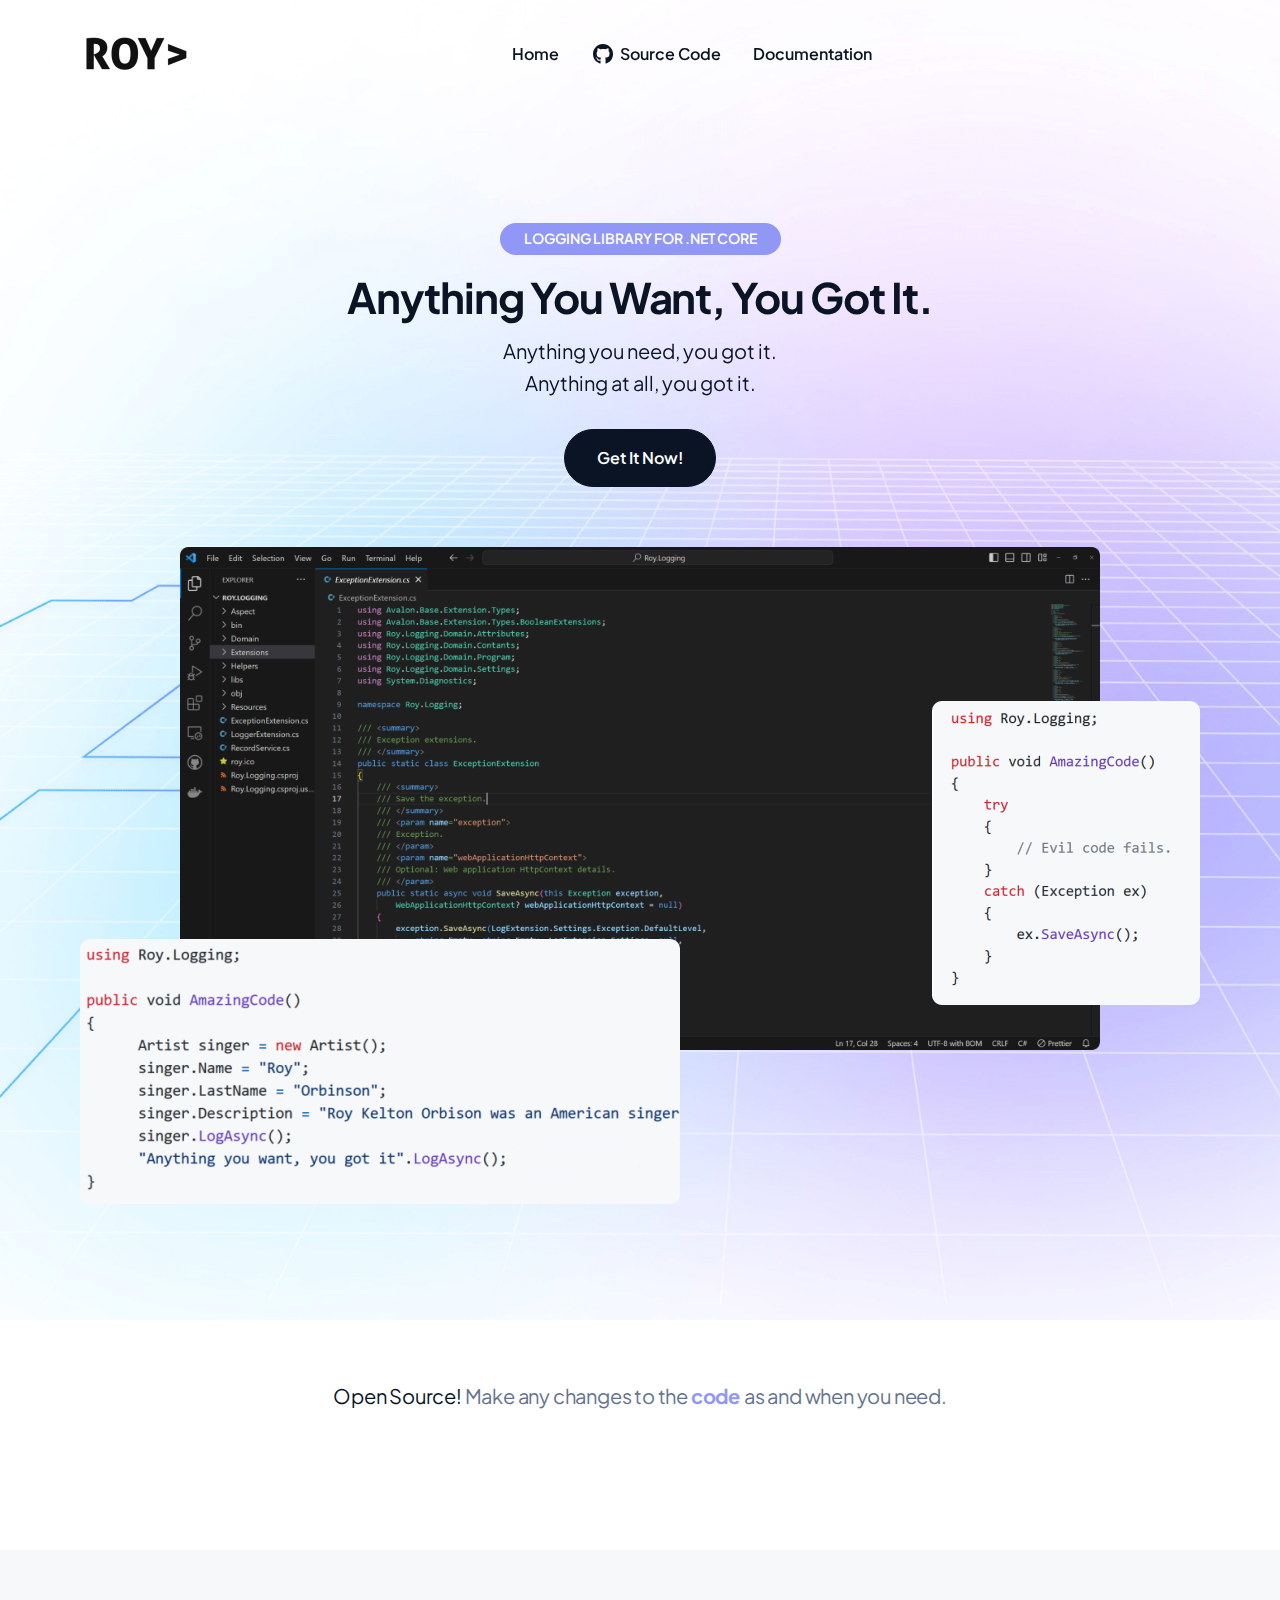
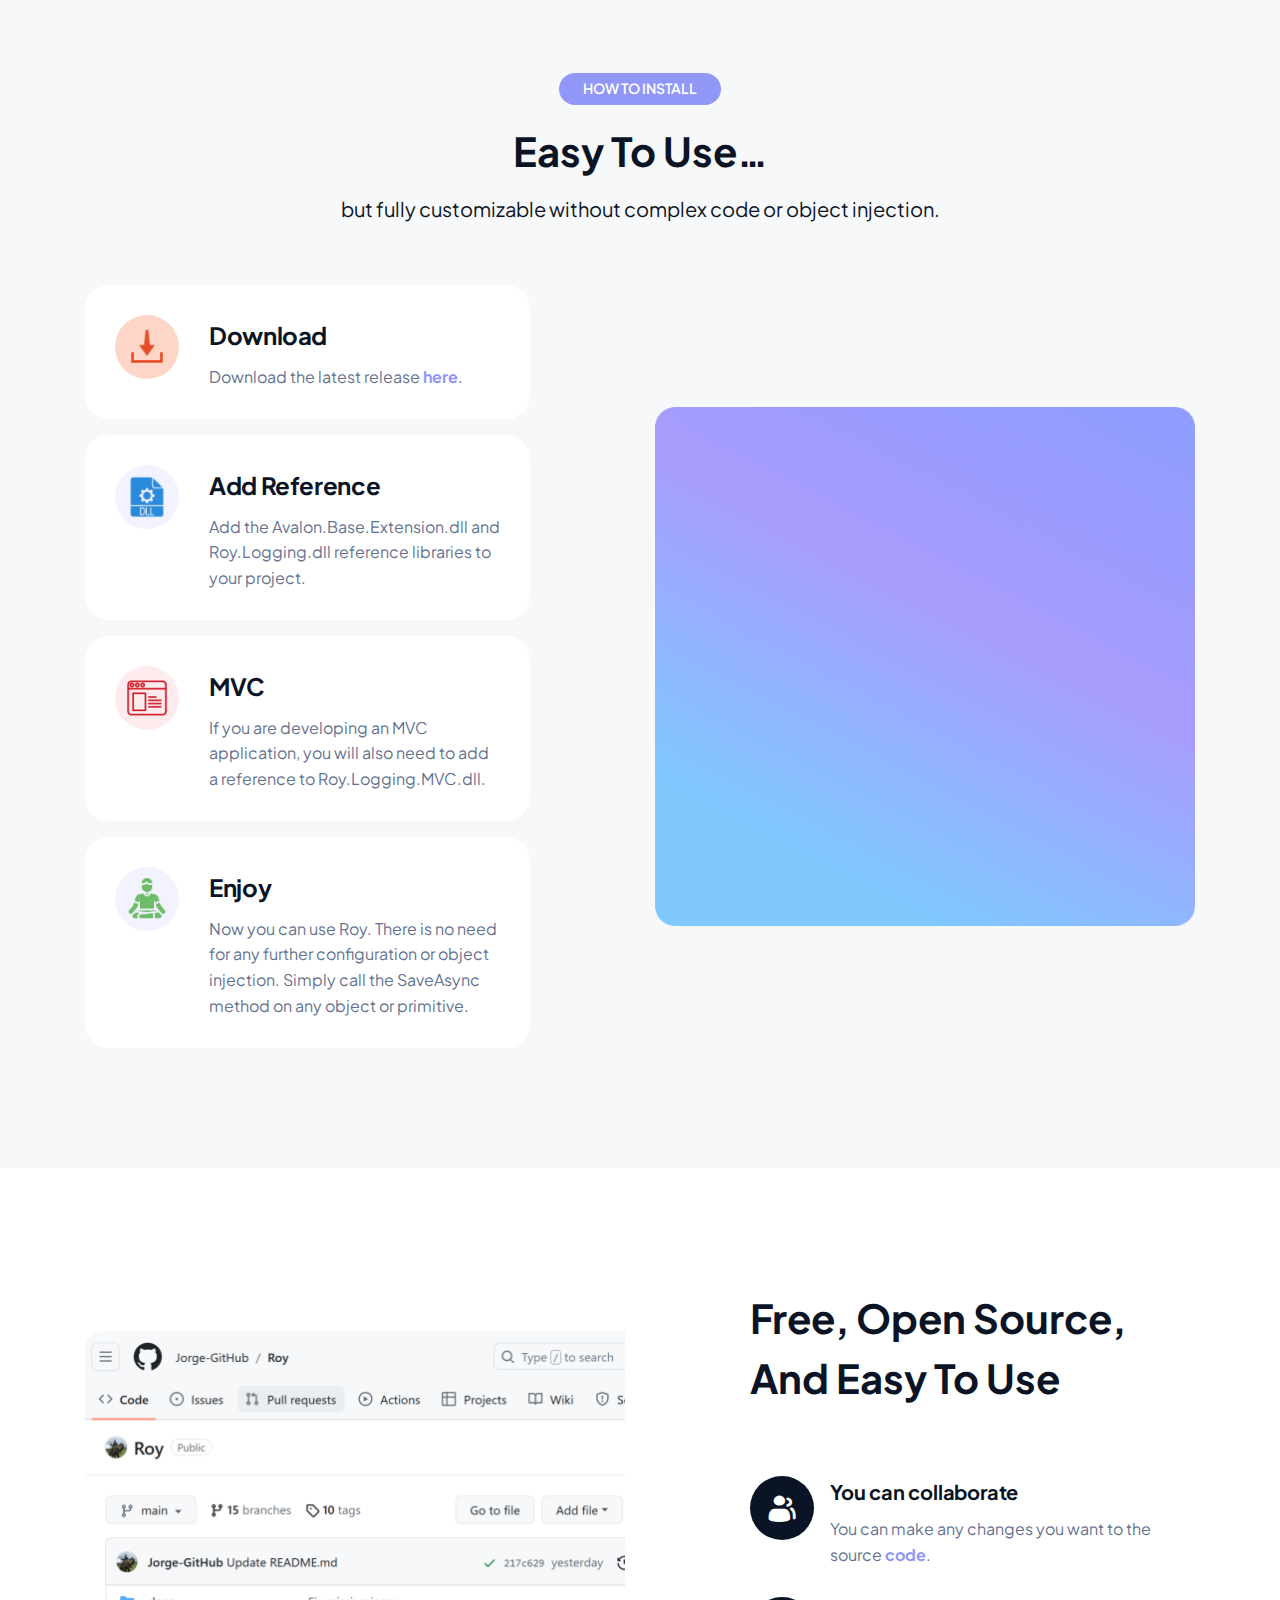
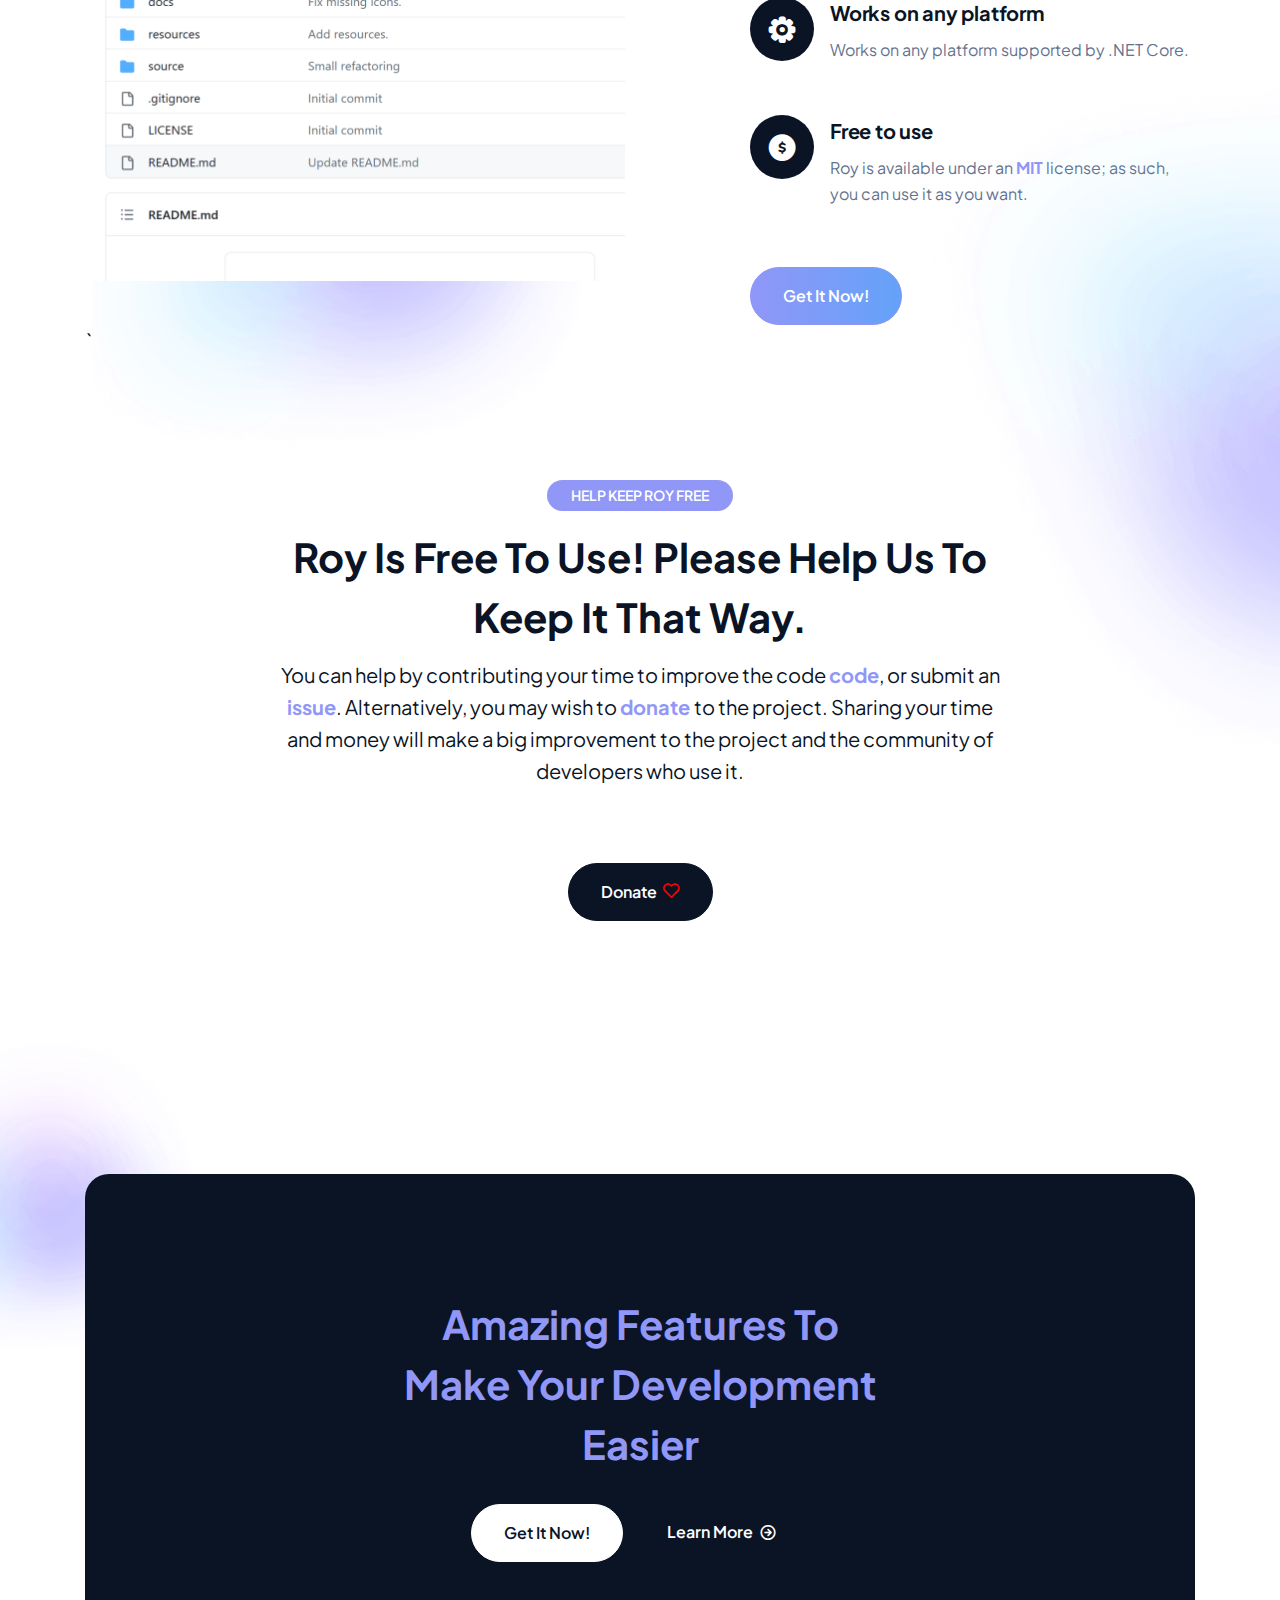
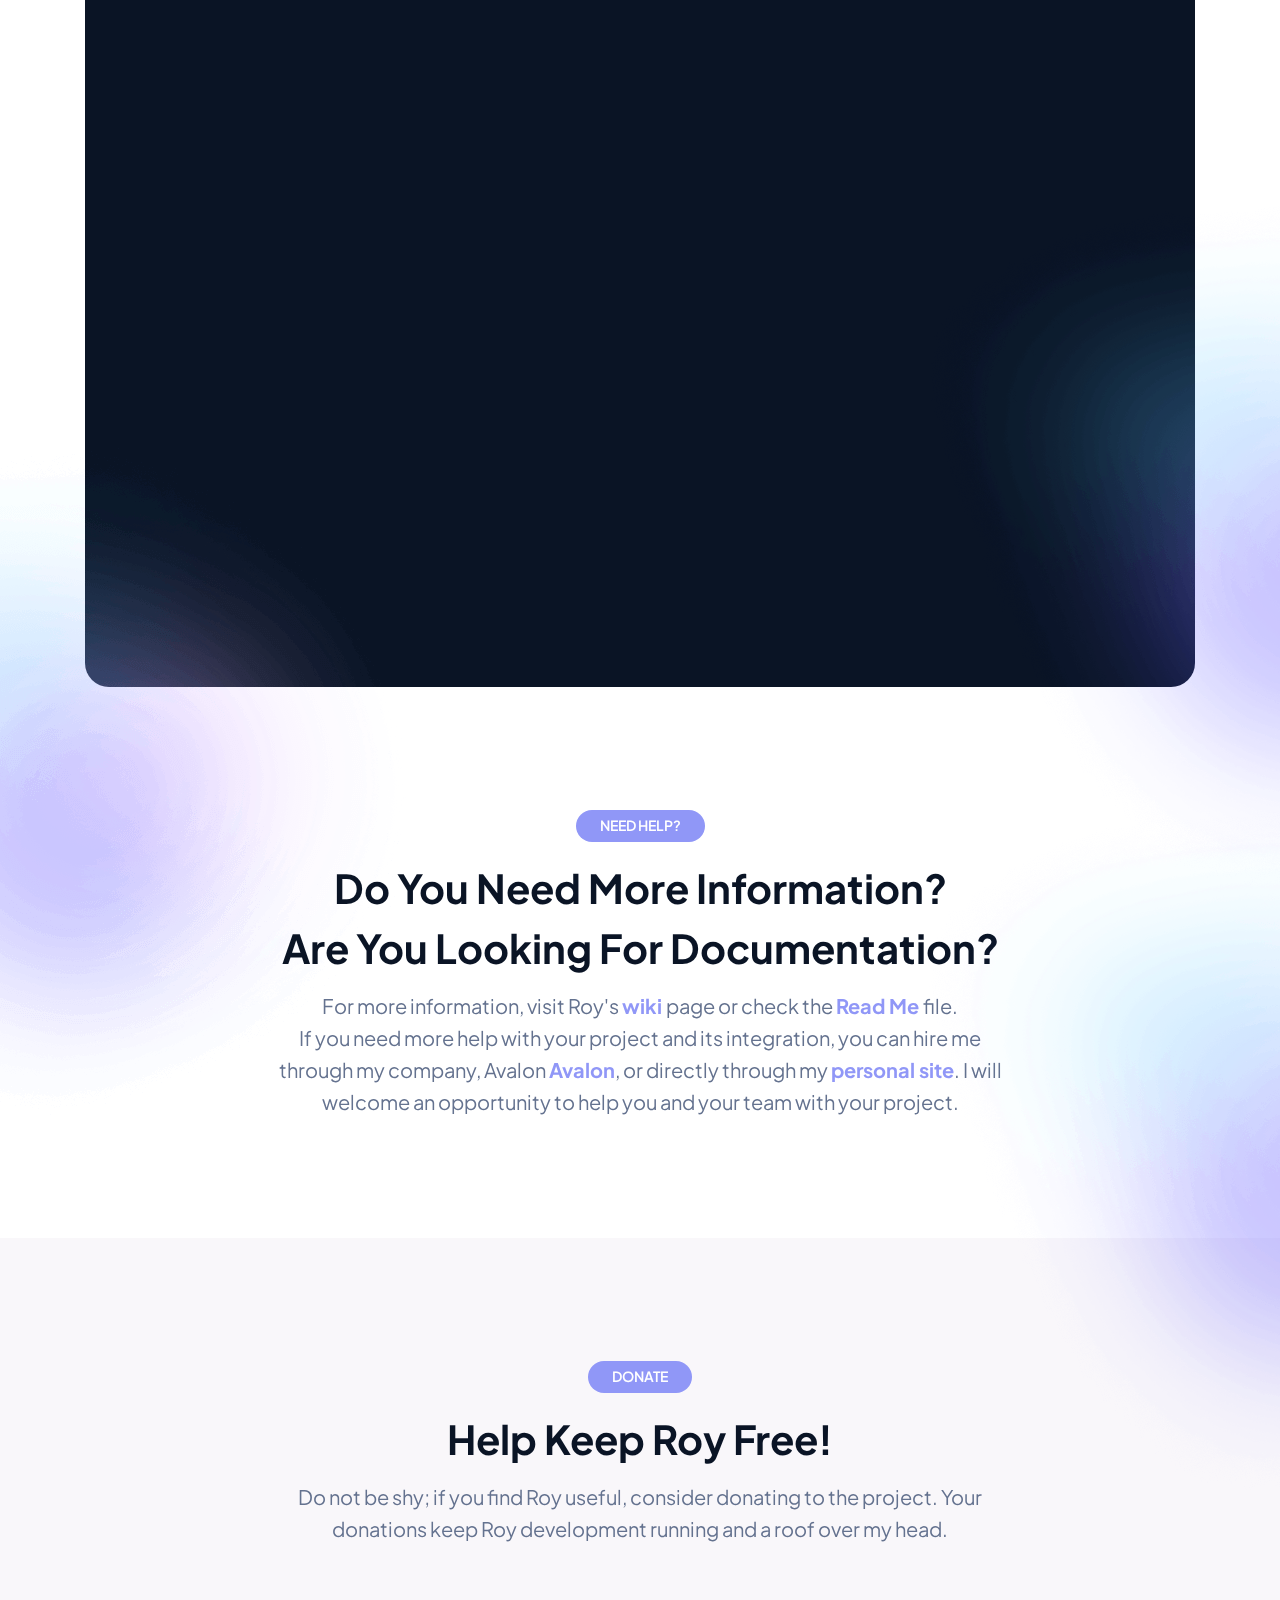
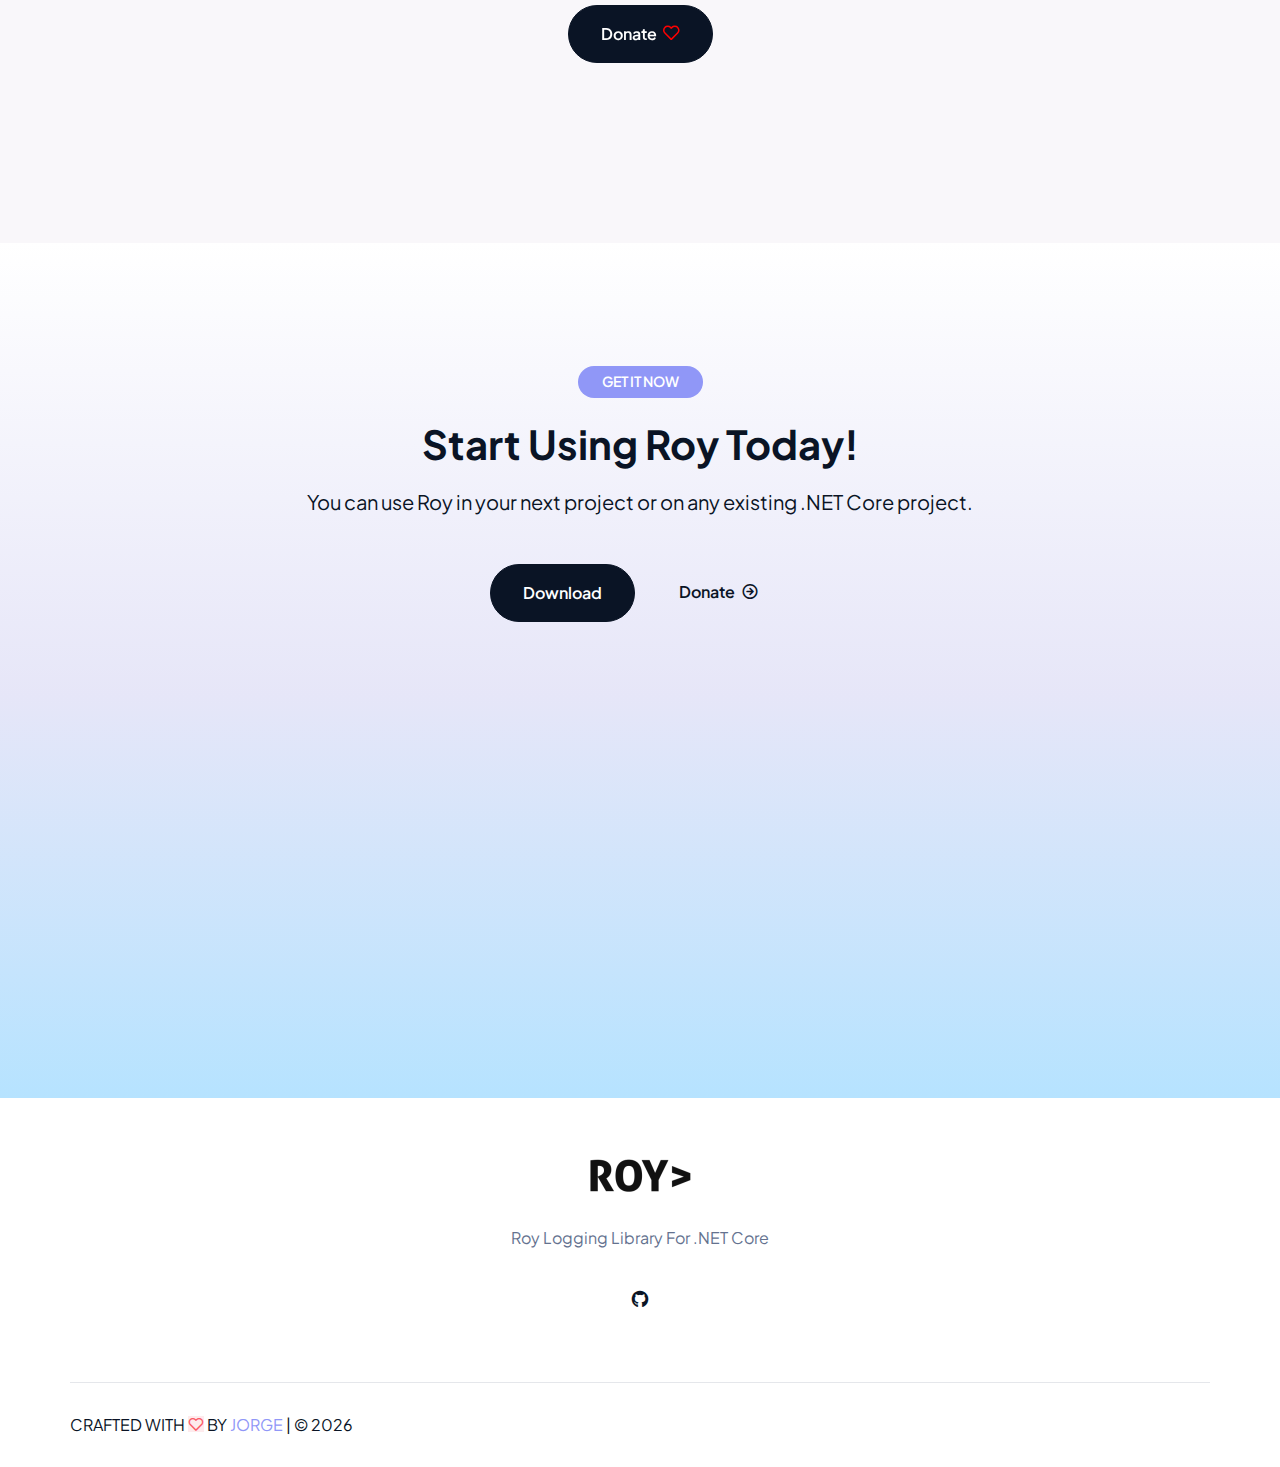
<file: docs/index.html>
<!DOCTYPE html>
<html lang="en">

<head>
    <title>
            Roy | Logging Library for .NET Core
    </title>
    <meta charset="UTF-8">
    <meta name="viewport" content="width=device-width, initial-scale=1.0">
    <link rel="icon" type="image/x-icon" href="favicon.ico">
    <link rel="stylesheet" href="web/HTML/v2/assets/css/style-codebase.css?v1.0.0">
    <link rel="stylesheet" href="web/HTML/v2/assets/css/style-roy.css">
	<script src="web/HTML/v2/assets/js/bundle.js?v1.0.0" defer></script>
    <script src="web/HTML/v2/assets/js/scripts.js?v1.0.0" defer></script>
</head>

<body class="nk-body" data-navbar-collapse="xl">
    <div class="preloader">
        <div class="loader"></div>
    </div>
    <div class="nk-app-root home-codebase">
        <header class="nk-header">
            <div class="nk-header-main nk-navbar-main">
                <div class="container">
                    <div class="nk-header-wrap">
                        <div class="nk-header-logo">
                            <a href="/" class="logo-link">
                                <div class="logo-wrap">
                                    <img class="logo-img logo-dark" 
                                        src="web/HTML/v2/images/roy/logos/roy-logo.PNG" 
                                        alt="Roy | Logging Library for .NET Core">
                                </div>
                            </a>
                        </div>
                        <nav class="nk-header-menu nk-navbar">
                            <div>
                                <ul class="nk-nav">
                                    <li class="nk-nav-item has-sub">
                                        <a href="/" 
                                            class="nk-nav-link">
                                            <span class="nk-nav-text">
                                                Home
                                            </span>
                                        </a> 
                                    </li>
                                    <li class="nk-nav-item">
                                        <a href="https://github.com/Jorge-GitHub/Roy" 
                                            class="nk-nav-link"
                                            target="_blank">
                                            <em class="icon ni ni-github-circle"></em>
                                            <span class="nk-nav-text margin-left">
                                                Source Code
                                            </span>
                                        </a>
                                    </li> 
                                    <li class="nk-nav-item">
                                        <a href="https://github.com/Jorge-GitHub/Roy/wiki" 
                                            class="nk-nav-link" 
                                            target="_blank">
                                            <span class="nk-nav-text">
                                                Documentation
                                            </span>
                                        </a>
                                    </li>
                                </ul>
                            </div>
                        </nav>
                        <div class="nk-header-action">
                            <ul class="nk-btn-group gap-2 sm justify-content-center">
                                <li class="nk-navbar-toggle">
                                    <button class="btn btn-outline-primary navbar-toggle rounded-2 p-2 h-100">
                                        <e class="icon ni ni-menu"></e>
                                    </button>
                                </li>
                            </ul>
                        </div>
                    </div>
                </div>
            </div>
        </header>
        </header>
        <main class="nk-pages">
            <!-- Banner Section Start  -->
            <section class="nk-banner nk-banner-codebase">
                <div class="nk-banner-wrap">
                    <div class="container">
                        <div class="row justify-content-center align-items-center">
                            <div class="col-lg-8">
                                <div class="text-center pb-5 pb-lg-7">
                                    <span class="nk-section-subtitle" data-aos="fade-up">
                                        Logging Library for .NET Core
                                    </span>
                                    <h1 class="text-capitalize display-6 mb-2" data-aos="fade-up" data-aos-delay="200">
                                        Anything you want, you got it.  
                                    </h1>
                                    <p class="m-0" data-aos="fade-up" data-aos-delay="300"> 
                                        Anything you need, you got it.
                                    </p>
                                    <p class="m-0" data-aos="fade-up" data-aos-delay="300"> 
                                        Anything at all, you got it. 
                                    </p>
                                    <ul class="nk-btn-group gap-1 gap-sm-2 justify-content-center pt-5" data-aos="fade-up" data-aos-delay="400">
                                        <li>
                                            <a href="https://github.com/Jorge-GitHub/Roy/releases" 
                                                class="btn btn-dark align-items-center"
                                                target="_blank">
                                                Get it Now!
                                            </a>
                                        </li>
                                    </ul>
                                </div>
                            </div>
                        </div>
                        <div class="row justify-content-center">
                            <div class="col-lg-10">
                                <div class="nk-frame" data-aos="fade-up" data-aos-delay="500">
                                    <img src="web/HTML/v2/images/roy/code.png" 
                                        alt="Roy">
                                    <div class="nk-frame-children nk-frame-children-one">
                                        <img src="web/HTML/v2/images/roy/logging-exception-code.png" 
                                            alt="Roy" 
                                            class="animate animate-shakeY animate-duration-12">
                                    </div>
                                    <div class="nk-frame-children nk-frame-children-two">
                                        <img src="web/HTML/v2/images/roy/log-data-code.png" 
                                            alt="Roy" 
                                            class="animate animate-shakeY animate-duration-12 animate-delay-1">
                                    </div>
                                </div>
                            </div>
                        </div>
                    </div>
                </div>
            </section>
            <!-- Banner Section End  -->
            <!-- Code Section Start -->
            <section class="nk-section nk-section-features">
                <div class="container">
                    <div class="row justify-content-center">
                        <div class="col-xl-10 col-xxl-8">
                            <h5 class="text-gray-800 text-center fw-normal mb-5">
                                <span class="text-dark">
                                    Open Source!      
                                </span> 
                                Make any changes to the 
                                <a href="https://github.com/Jorge-GitHub/Roy" target="_blank">
                                    <strong>
                                        code
                                    </strong>
                                </a>
                                as and when you need.
                            </h5>
                            <div class="row gy-2 gap-sm-2 justify-content-center text-center align-items-center">
                                <div class="col-4 col-sm-3 col-lg-2">
                                    <div class="nk-brand" data-aos="fade-up" data-aos-delay="50">
                                        <img src="web/HTML/v2/images/roy/logos/net-logo-small.png" alt="" class="opacity-75">
                                    </div>
                                </div>
                                <div class="col-4 col-sm-3 col-lg-2">
                                    <div class="nk-brand" data-aos="fade-up" data-aos-delay="100">
                                        <img src="web/HTML/v2/images/roy/logos/csharp-logo-small.png" alt="" class="opacity-75">
                                    </div>
                                </div>
                                <div class="col-4 col-sm-3 col-lg-2">
                                    <div class="nk-brand" data-aos="fade-up" data-aos-delay="150">
                                        <img src="web/HTML/v2/images/roy/logos/GitHub-logo-small.png" alt="" class="opacity-75">
                                    </div>
                                </div>
                                <div class="col-4 col-sm-3 col-lg-2">
                                    <div class="nk-brand" data-aos="fade-up" data-aos-delay="200">
                                        <img src="web/HTML/v2/images/roy/logos/visual-studio-logo-small.png" alt="" class="opacity-75">
                                    </div>
                                </div>
                                <div class="col-4 col-sm-3 col-lg-2">
                                    <div class="nk-brand" data-aos="fade-up" data-aos-delay="250">
                                        <img src="web/HTML/v2/images/roy/logos/open-source-logo-small.png" alt="" class="opacity-75">
                                    </div>
                                </div>
                            </div>
                        </div>
                    </div>
                </div>
            </section>
            <!-- Code Section End  -->
            <!-- Install Section Start -->
            <section class="nk-section nk-section-works bg-gray">
                <div class="container">
                    <div class="row justify-content-center">
                        <div class="col-lg-8">
                            <div class="nk-section-head text-center pb-5 pb-md-7 ">
                                <span class="nk-section-subtitle">
                                    How to Install
                                </span>
                                <h2 class="nk-section-title">
                                    Easy to use…  
                                </h2>
                                <p> 
                                    but fully customizable without complex code or object injection.
                                </p>
                            </div>
                        </div>
                    </div>
                    <div class="row flex-row-reverse align-items-center justify-content-between">
                        <div class="col-lg-6">
                            <div class="nk-frame nk-frame-15 overflow-hidden text-end mb-5 mb-md-7 mb-xl-0">
                                <img src="web/HTML/v2/images/roy/purple-background.png" alt="Visual Studio IDE">
                                <div class="nk-frame-children nk-frame-children-one">
                                    <img src="web/HTML/v2/images/roy/visual-studio-ide.png" 
                                        alt="Visual Studio IDE" 
                                        data-aos="fade-left" 
                                        data-aos-delay="100">
                                </div>
                            </div>
                        </div>
                        <div class="col-lg-5">
                            <div class="d-flex flex-column gap-3">
                                <div class="d-flex flex-column flex-sm-row gap-3 gap-sm-5 bg-white rounded-4 p-5">
                                    <div class="media media-lg media-middle media-circle text-bg-orange">
                                        <img src="web/HTML/v2/images/roy/icons/dowload.png" alt="Download" class="rounded-0">
                                    </div>
                                    <div>
                                        <h4>
                                            Download
                                        </h4>
                                        <p class="fs-16 text-gray-800"> 
                                            Download the latest release 
                                            <a href="https://github.com/Jorge-GitHub/Roy" target="_blank">
                                                <strong>here</strong></a>.
                                        </p>
                                    </div>
                                </div>
                                <div class="d-flex flex-column flex-sm-row gap-3 gap-sm-5 bg-white rounded-4 p-5">
                                    <div class="media media-lg media-middle media-circle text-bg-primary-soft">
                                        <img src="web/HTML/v2/images/roy/icons/file-setting.png" alt="Reference" class="rounded-0">
                                    </div>
                                    <div>
                                        <h4>
                                            Add Reference
                                        </h4>
                                        <p class="fs-16 text-gray-800"> 
                                            Add the Avalon.Base.Extension.dll and Roy.Logging.dll reference libraries to your project.
                                        </p>
                                    </div>
                                </div>
                                <div class="d-flex flex-column flex-sm-row gap-3 gap-sm-5 bg-white rounded-4 p-5">
                                    <div class="media media-lg media-middle media-circle text-bg-danger-soft">
                                        <img src="web/HTML/v2/images/roy/icons/mvc.png" alt="MVC" class="rounded-0">
                                    </div>
                                    <div>
                                        <h4>
                                            MVC
                                        </h4>
                                        <p class="fs-16 text-gray-800"> 
                                            If you are developing an MVC application, you will also need to add a reference to Roy.Logging.MVC.dll.
                                        </p>
                                    </div>
                                </div>
                                <div class="d-flex flex-column flex-sm-row gap-3 gap-sm-5 bg-white rounded-4 p-5">
                                    <div class="media media-lg media-middle media-circle text-bg-primary-soft">
                                        <img src="web/HTML/v2/images/roy/icons/enjoy.png" alt="Enjoy" class="rounded-0">
                                    </div>
                                    <div>
                                        <h4>
                                            Enjoy
                                        </h4>
                                        <p class="fs-16 text-gray-800"> 
                                            Now you can use Roy. There is no need for any further 
                                            configuration or object injection. 
                                            Simply call the SaveAsync method on any object or primitive.
                                        </p>
                                    </div>
                                </div>
                            </div>
                        </div>
                    </div>
                </div>
            </section>
            <!-- Install Section End -->
            <!-- Free to Use Section Start -->
            <section class="nk-section py-7 py-lg-120">
                <div class="container">
                    <div class="row align-items-center justify-content-between">
                        <div class="col-lg-6">
                            <div class="nk-frame nk-frame-16 mb-5 mb-sm-7 mb-lg-0">
                                <img src="web/HTML/v2/images/roy/source-code-half.png" 
                                    alt="section-cover">
                                <div class="nk-frame-children nk-frame-children-one d-none d-md-block">
                                    <img src="web/HTML/v2/images/roy/code2.png" 
                                        alt="section-cover" 
                                        data-aos="fade-up" 
                                        data-aos-delay="100">
                                </div>
                            </div>
                        </div>
                        <div class="col-lg-5">
                            <div>
                                <h2 class="pb-5 pb-lg-7 text-capitalize">
                                    Free, Open Source, and Easy to Use 
                                </h2>
                                <ul class="d-flex flex-column gap-5">
                                    <li class="d-flex gap-3">
                                        <div class="media media-lg media-middle media-circle text-bg-dark mb-4">
                                            <em class="icon ni ni-users-fill"></em>
                                        </div>
                                        <div>
                                            <h5>
                                                You can collaborate
                                            </h5>
                                            <p class="fs-16 text-gray-800">
                                                You can make any changes you want to the source 
                                                <a href="https://github.com/Jorge-GitHub/Roy" 
                                                    target="_blank">
                                                    <strong>code</strong></a>.                                                  
                                            </p>
                                        </div>
                                    </li>
                                    <li class="d-flex gap-3">
                                        <div class="media media-lg media-middle media-circle text-bg-dark mb-4">
                                            <em class="icon ni ni-setting-fill"></em>
                                        </div>
                                        <div>
                                            <h5>
                                                Works on any platform
                                            </h5>
                                            <p class="fs-16 text-gray-800">
                                                Works on any platform supported by .NET Core.
                                            </p>
                                        </div>
                                    </li>
                                    <li class="d-flex gap-3">
                                        <div class="media media-lg media-middle media-circle text-bg-dark mb-4">
                                            <em class="icon ni ni-coin-alt-fill"></em>
                                        </div>
                                        <div>
                                            <h5>
                                                Free to use
                                            </h5>
                                            <p class="fs-16 text-gray-800">
                                                Roy is available under an  
                                                <a href="https://opensource.org/licenses/" 
                                                    target="_blank">
                                                    <strong>
                                                        MIT
                                                    </strong>                                                    
                                                </a>
                                                license; as such, you can use it as you want.
                                            </p>
                                        </div>
                                    </li>
                                </ul>
                                <ul class="nk-btn-group gap-0 gap-sm-2 pt-5 pt-lg-7">
                                    <li>
                                        <a href="https://github.com/Jorge-GitHub/Roy/releases" 
                                            class="btn btn-primary align-items-center"
                                            target="_blank">
                                            Get it Now!
                                        </a>
                                    </li>
                                </ul>
                            </div>
                        </div>
                    </div>`
                </div>
            </section>
            <!-- Free to Use Section End -->
            <!-- Help Section Start -->
            <section class="nk-section nk-section-integrations pt-lg-0 pb-lg-4">
                <div class="nk-frame position-static nk-frame-18">
                    <div class="nk-frame-children nk-frame-children-right nk-frame-children-right-top">
                        <img src="web/HTML/v2/images/roy/codebase-blur-2-right.png" alt="blur">
                    </div>
                </div>
                <div class="container">
                    <div class="row justify-content-center">
                        <div class="col-lg-8">
                            <div class="nk-section-head text-center">
                                <span class="nk-section-subtitle">
                                    Help Keep Roy Free
                                </span>
                                <h2 class="nk-section-title">
                                    Roy is free to use! Please help us to keep it that way.
                                </h2>
                                <p>
                                    You can help by contributing your time to improve the code
                                    <a href="https://github.com/Jorge-GitHub/Roy" 
                                        target="_blank">
                                        <strong>code</strong></a>,
                                    or submit an
                                    <a href="https://github.com/Jorge-GitHub/Roy/issues"
                                        target="_blank">
                                        <strong>issue</strong></a>.
                                    Alternatively, you may wish to
                                    <a href="https://www.paypal.com/donate/?hosted_button_id=R7WNFY544K8LQ">
                                        <strong>
                                            donate
                                        </strong>                                        
                                    </a>
                                    to the project. Sharing your time and money will make a big improvement 
                                    to the project and the community of developers who use it.  
                                </p>
                                <ul class="nk-btn-group gap-0 gap-sm-2 justify-content-center pt-5 pt-lg-7">
                                    <li>
                                        <a href="https://www.paypal.com/donate/?hosted_button_id=R7WNFY544K8LQ" 
                                            class="btn btn-dark  align-items-center"> 
                                            Donate
                                            <span class="margin-left">
                                                <em style="color:red" class="icon ni ni-heart"></em>
                                            </span>
                                        </a>
                                    </li>
                                </ul>
                            </div>
                        </div>
                        <div class="col-12">
                            <div class="nk-frame text-center" data-aos="fade-in" data-aos-delay="100">
                                <img src="web/HTML/v2/images/roy/curve.png" alt="PC">
                            </div>
                        </div>
                    </div>
                </div>
            </section>
            <!-- Help Section End -->
            <!-- Features Section Start -->
            <section class="nk-section nk-section-features  is-theme">
                <div class="container">
                    <div class="nk-content-wrap p-5 p-md-7 p-lg-120 bg-dark rounded-4 overflow-hidden ">
                        <div class="nk-mask blur-11"></div>
                        <div class="row justify-content-center">
                            <div class="col-xl-7">
                                <div class="nk-section-head text-center pb-7">
                                    <h2 class="nk-section-title text-primary mb-5"> 
                                        Amazing features to make your development easier
                                    </h2>
                                    <ul class="nk-btn-group gap-2 justify-content-center">
                                        <li>
                                            <a href="https://github.com/Jorge-GitHub/Roy/releases" 
                                                class="btn text-nowrap btn-white align-items-center"
                                                target="_blank">
                                                Get it Now!
                                            </a>
                                        </li>
                                        <li>
                                            <a href="https://github.com/Jorge-GitHub/Roy/wiki" 
                                                class="btn text-nowrap btn-outline-white border-0"
                                                target="_blank">
                                                Learn More
                                                <span class="lh-1 ms-1">
                                                    <em class="icon ni ni-arrow-right-circle"></em>
                                                </span>
                                            </a>
                                        </li>
                                    </ul>
                                </div>
                            </div>
                        </div>
                        <div class="row gy-5 gy-lg-7">
                            <div class="col-lg-4 col-md-6" data-aos="fade-up" data-aos-delay="0">
                                <div class="d-flex flex-column gap-3 text-center">
                                    <div class="mb-2">
                                        <img src="web/HTML/v2/images/roy/icons/code.png" alt="icon">
                                    </div>
                                    <h5 class="m-0">
                                        Logging Into Files 
                                    </h5>
                                    <p class="fs-16 opacity-75">
                                        You can set to append the logs to a file or create a new file each time.
                                    </p>
                                </div>
                            </div>
                            <div class="col-lg-4 col-md-6" data-aos="fade-up" data-aos-delay="100">
                                <div class="d-flex flex-column gap-3 text-center">
                                    <div class="mb-2">
                                        <img src="web/HTML/v2/images/roy/icons/database.png" alt="icon">
                                    </div>
                                    <h5 class="m-0">
                                        Logging Into Database
                                    </h5>
                                    <p class="fs-16 opacity-75">
                                        Save the logs and exceptions into multiple databases 
                                        for later analysis and processing. 
                                    </p>
                                </div>
                            </div>
                            <div class="col-lg-4 col-md-6" data-aos="fade-up" data-aos-delay="100">
                                <div class="d-flex flex-column gap-3 text-center">
                                    <div class="mb-2">
                                        <img src="web/HTML/v2/images/roy/icons/email.png" alt="icon">
                                    </div>
                                    <h5 class="m-0">
                                        Email Logs
                                    </h5>
                                    <p class="fs-16 opacity-75">
                                        Send the logs and exceptions by email to multiple accounts.
                                    </p>
                                </div>
                            </div>
                            <div class="col-lg-4 col-md-6" data-aos="fade-up" data-aos-delay="0">
                                <div class="d-flex flex-column gap-3 text-center">
                                    <div class="mb-2">
                                        <img src="web/HTML/v2/images/roy/icons/api-setting.png" alt="icon">
                                    </div>
                                    <h5 class="m-0">
                                        API Calls
                                    </h5>
                                    <p class="fs-16 opacity-75">
                                        Send the logs and exceptions to multiple APIs for custom processing.
                                    </p>
                                </div>
                            </div>
                            <div class="col-lg-4 col-md-6" data-aos="fade-up" data-aos-delay="50">
                                <div class="d-flex flex-column gap-3 text-center">
                                    <div class="mb-2">
                                        <img src="web/HTML/v2/images/roy/icons/processor.png" alt="icon">
                                    </div>
                                    <h5 class="m-0">
                                        Logging Into the System
                                    </h5>
                                    <p class="fs-16 opacity-75"> 
                                        Roy can save the errors and logs in the computer event system (Windows/Linux).
                                    </p>
                                </div>
                            </div>
                            <div class="col-lg-4 col-md-6" data-aos="fade-up" data-aos-delay="50">
                                <div class="d-flex flex-column gap-3 text-center">
                                    <div class="mb-2">
                                        <img src="web/HTML/v2/images/roy/icons/bug.png" alt="icon">
                                    </div>
                                    <h5 class="m-0">
                                        Log Any Exception (MVC Only)
                                    </h5>
                                    <p class="fs-16 opacity-75">
										Get a log for every exception, even if you do not have a throw or catch statement. This also includes
										<strong>
											missing files, such as images, CSS, and JavaScript files
										</strong>.
                                    </p>
                                </div>
                            </div>
                        </div>
                    </div>
                </div>
            </section>
            <!-- Features Section End -->
            <!-- Information Section Start -->
            <section class="nk-section nk-section-testimonials  ">
                <div class="nk-frame position-static nk-frame-18">
                    <div class="nk-frame-children nk-frame-children-left nk-frame-children-left-bottom">
                        <img src="web/HTML/v2/images/roy/codebase-blur-2-left.png" alt="blur">
                    </div>
                    <div class="nk-frame-children nk-frame-children-right nk-frame-children-right-top">
                        <img src="web/HTML/v2/images/roy/codebase-blur-2-right.png" alt="blur">
                    </div>
                </div>
                <div class="container">
                    <div class="row justify-content-center">
                        <div class="col-lg-8">
                            <div class="nk-section-head text-center">
                                <span class="nk-section-subtitle">
                                    Need Help?
                                </span>
                                <h2 class="nk-section-title">
                                    Do you need more information?
                                    <br class="d-none d-lg-block" />
                                    Are you looking for documentation?
                                </h2>
                                <p class="nk-section-text">
                                    For more information, visit Roy's
                                    <a href="https://github.com/Jorge-GitHub/Roy/wiki#default-exception-logging" 
                                        target="_blank">
                                        <strong>
                                            wiki
                                        </strong>
                                    </a>
                                    page or check the
                                    <a href="https://github.com/Jorge-GitHub/Roy/blob/main/README.md" 
                                        target="_blank">
                                        <strong>
                                            Read Me
                                        </strong>
                                    </a>
                                    file. 
                                </p>
                                <p class="nk-section-text">                                    
                                    If you need more help with your project and its integration, 
                                    you can hire me through my company, Avalon
                                    <a href="https://avalonteam.net/" 
                                        target="_blank">
                                        <strong>Avalon</strong></a>,
                                    or directly through my
                                    <a href="https://www.bsait.com/" 
                                        target="_blank">
                                        <strong>personal site</strong></a>. 
                                    I will welcome an opportunity to help you and your team with your project. 
                                </p>
                            </div>
                        </div>
                    </div>
                </div>
            </section>
            <!-- Information Section End -->
            <!-- Donate Section Start -->
            <section class="nk-section nk-section-blogs bg-gray-300">
                <div class="nk-frame position-static nk-frame-18">
                    <div class="nk-frame-children nk-frame-children-right nk-frame-children-right-top">
                        <img src="web/HTML/v2/images/roy/codebase-blur-2-right.png" alt="blur">
                    </div>
                </div>
                <div class="container">
                    <div class="row justify-content-center">
                        <div class="col-lg-8 col-xxl-6">
                            <div class="nk-section-head text-center">
                                <span class="nk-section-subtitle">
                                    Donate
                                </span>
                                <h2 class="nk-section-title">
                                    Help keep Roy free!
                                </h2>
                                <p class="nk-section-text">
                                    Do not be shy; if you find Roy useful, consider donating to the project. 
                                    Your donations keep Roy development running and a roof over my head. 
                                </p>
                                <ul class="nk-btn-group gap-0 gap-sm-2 justify-content-center pt-5 pt-lg-7">
                                    <li>
                                        <a href="https://www.paypal.com/donate/?hosted_button_id=R7WNFY544K8LQ" 
                                            class="btn btn-dark  align-items-center"> 
                                            Donate
                                            <span class="margin-left">
                                                <em style="color:red" class="icon ni ni-heart"></em>
                                            </span>
                                        </a>
                                    </li>
                                </ul>                              
                            </div>
                        </div>
                    </div>
                </div>
            </section>
            <!-- Donate Section End -->
            <!-- Pitch Section Start -->
            <section class="nk-section-blogs overflow-hidden pt-7 pt-lg-120 bg-gradient-27">
                <div class="container">
                    <div class="row justify-content-center">
                        <div class="col-lg-8 col-xxl-6">
                            <div class="nk-section-head text-center">
                                <span class="nk-section-subtitle">
                                    Get it Now
                                </span>
                                <h2 class="nk-section-title">
                                    Start using Roy today!
                                </h2>
                                <p>
                                    You can use Roy in your next project or on any 
                                    existing .NET Core project.
                                </p>
                                <ul class="nk-btn-group gap-0 gap-sm-2 justify-content-center pt-5">
                                    <li>
                                        <a href="https://github.com/Jorge-GitHub/Roy/releases" 
                                            class="btn btn-dark  align-items-center">
                                            Download
                                        </a>
                                    </li>
                                    <li>
                                        <a href="https://www.paypal.com/donate/?hosted_button_id=R7WNFY544K8LQ"
                                            class="btn btn-outline-dark border-0">
                                            Donate
                                            <span class="lh-1 ms-1">
                                                <em class="icon ni ni-arrow-right-circle"></em>
                                            </span>
                                        </a>
                                    </li>
                                </ul>
                            </div>
                        </div>
                    </div>
                    <div class="row justify-content-center">
                        <div class="col-lg-8">
                            <div class="nk-frame text-center nk-frame-17 mb-n1 mb-xl-n0" data-aos="fade-up" data-aos-offset="" data-aos-delay="0">
                                <img src="web/HTML/v2/images/roy/source-code.png" 
                                    alt="Roy">
                                <div class="nk-frame-children nk-frame-children-one animate animate-shakeY animate-duration-12 animate-delay-1 d-none d-xl-block">
                                    <img src="web/HTML/v2/images/roy/logging-exception-code.png" 
                                        alt="Roy">
                                </div>
                                <div class="nk-frame-children nk-frame-children-two animate animate-shakeY animate-duration-12 d-none d-xl-block">
                                    <img src="web/HTML/v2/images/roy/json.png" 
                                        alt="Roy">
                                </div>
                            </div>
                        </div>
                    </div>
                </div>
            </section>
            <!-- Pitch Section End -->
        </main>
        <footer class="nk-footer">
            <div class="nk-footer-top">
                <div class="container">
                    <div class="nk-footer-content row justify-content-center">
                        <div class="col-lg-6">
                            <div class="nk-footer-brand  text-center">
                                <div class="nk-footer-logo mb-4">
                                    <a href="index.html" class="logo-link">
                                        <div class="logo-wrap">
                                            <img class="logo-img logo-dark" 
                                                src="web/HTML/v2/images/roy/logos/roy-logo.PNG"
                                                alt="Roy | Logging Library for .NET Core">
                                        </div>
                                    </a>
                                </div>
                                <p class="nk-footer-text text-gray-800 mb-4">
                                    Roy Logging Library for .NET Core
                                </p>
                                <ul class="nk-footer-social justify-content-center">
                                    <li>
                                        <a href="https://github.com/Jorge-GitHub/Roy"
                                            target="_blank">
                                            <em class="icon ni ni-github-circle"></em>
                                        </a>
                                    </li>
                                </ul>
                            </div>
                        </div>
                    </div>
                </div>
            </div>
            <div class="nk-footer-bottom">
                <div class="container">
                    <div class="nk-footer-content row align-items-center justify-content-between">
                        <div class="col-lg-6 px-lg-0">
                            <p class="nk-footer-copyright-text text-center text-lg-start">
                                CRAFTED WITH 
                                <em class="icon ni ni-heart text-bg-danger-soft"></em>
                                BY 
                                <a href="https://www.bsait.com/" target="_blank">
                                      JORGE
                                </a> |
                                    &copy; <span id="currentYear"></span>
                                </a>
                            </p>
                        </div>
                        <div class="col-lg-6 px-lg-0">
                        </div>
                    </div>
                </div>
            </div>
        </footer>
        <a href="#" class="scroll-top shadow animate animate-infinite animate-pulse animate-duration-2">
            <em class="icon ni ni-chevrons-up"></em>
        </a>
    </div>
</body>

</html>
</file>
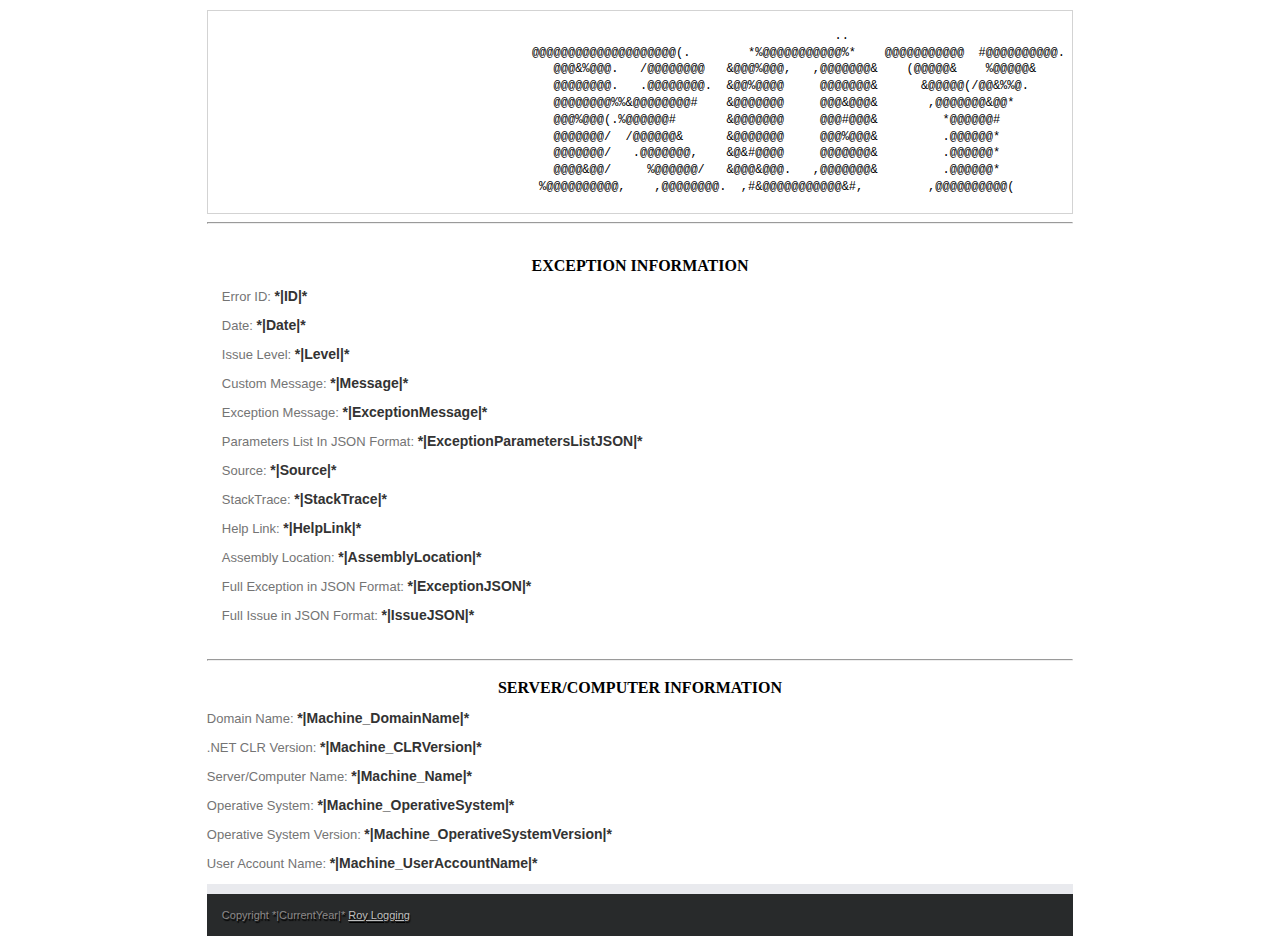
<file: source/Roy.Logging/Roy.Logging/Resources/ExceptionTemplate.html>
﻿<html>
    <body leftmargin="0" marginwidth="0" topmargin="0" marginheight="0" offset="0"
        style="background:none repeat scroll 0 0 #FFFFFF; width:100%; height:100%" width="100%" align="center">
        <table width="100%" height="100%" bgcolor="#FFFFFF" cellpadding="10" cellspacing="0">
            <tr valign="top" align="center">
                <td  height="100%" style="height:100%;">
                    <table width="500px" cellpadding="0" cellspacing="0" bgcolor="#FFFFFF">
                        <tr>
                            <td>
                                <code>
                                    <span class="ascii" style="color: black; background: white; display:inline-block;white-space:pre;letter-spacing:0;line-height:1.4;font-family:'Consolas','BitstreamVeraSansMono','CourierNew',Courier,monospace;font-size:12px;border-width:1px;border-style:solid;border-color:lightgray;">
                                        <span> </span><span> </span><span> </span><span> </span><span> </span><span> </span><span> </span><span> </span><span> </span><span> </span><span> </span><span> </span><span> </span><span> </span><span> </span><span> </span><span> </span><span> </span><span> </span><span> </span><span> </span><span> </span><span> </span><span> </span><span> </span><span> </span><span> </span><span> </span><span> </span><span> </span><span> </span><span> </span><span> </span><span> </span><span> </span><span> </span><span> </span><span> </span><span> </span><span> </span><span> </span><span> </span><span> </span><span> </span><span> </span><span> </span><span> </span><span>.</span><span>.</span><span> </span><span> </span><span> </span><span> </span><span> </span><span> </span><span> </span><span> </span><span> </span><span> </span><span> </span><span> </span><span> </span><span> </span><span> </span><span> </span><span> </span><span> </span><span> </span><span> </span><span> </span><span> </span><span> </span><span> </span><span> </span><span> </span><span> </span><span> </span><span> </span><span> </span><span> </span>
                                        <span> </span><span> </span><span> </span><span> </span><span> </span><span>@</span><span>@</span><span>@</span><span>@</span><span>@</span><span>@</span><span>@</span><span>@</span><span>@</span><span>@</span><span>@</span><span>@</span><span>@</span><span>@</span><span>@</span><span>@</span><span>@</span><span>@</span><span>@</span><span>@</span><span>(</span><span>.</span><span> </span><span> </span><span> </span><span> </span><span> </span><span> </span><span> </span><span> </span><span>*</span><span>%</span><span>@</span><span>@</span><span>@</span><span>@</span><span>@</span><span>@</span><span>@</span><span>@</span><span>@</span><span>@</span><span>@</span><span>%</span><span>*</span><span> </span><span> </span><span> </span><span> </span><span>@</span><span>@</span><span>@</span><span>@</span><span>@</span><span>@</span><span>@</span><span>@</span><span>@</span><span>@</span><span>@</span><span> </span><span> </span><span>#</span><span>@</span><span>@</span><span>@</span><span>@</span><span>@</span><span>@</span><span>@</span><span>@</span><span>@</span><span>@</span><span>.</span><span> </span>
                                        <span> </span><span> </span><span> </span><span> </span><span> </span><span> </span><span> </span><span> </span><span>@</span><span>@</span><span>@</span><span>&</span><span>%</span><span>@</span><span>@</span><span>@</span><span>.</span><span> </span><span> </span><span> </span><span>/</span><span>@</span><span>@</span><span>@</span><span>@</span><span>@</span><span>@</span><span>@</span><span>@</span><span> </span><span> </span><span> </span><span>&</span><span>@</span><span>@</span><span>@</span><span>%</span><span>@</span><span>@</span><span>@</span><span>,</span><span> </span><span> </span><span> </span><span>,</span><span>@</span><span>@</span><span>@</span><span>@</span><span>@</span><span>@</span><span>@</span><span>&</span><span> </span><span> </span><span> </span><span> </span><span>(</span><span>@</span><span>@</span><span>@</span><span>@</span><span>@</span><span>&</span><span> </span><span> </span><span> </span><span> </span><span>%</span><span>@</span><span>@</span><span>@</span><span>@</span><span>@</span><span>&</span><span> </span><span> </span><span> </span><span> </span><span> </span>
                                        <span> </span><span> </span><span> </span><span> </span><span> </span><span> </span><span> </span><span> </span><span>@</span><span>@</span><span>@</span><span>@</span><span>@</span><span>@</span><span>@</span><span>@</span><span>.</span><span> </span><span> </span><span> </span><span>.</span><span>@</span><span>@</span><span>@</span><span>@</span><span>@</span><span>@</span><span>@</span><span>@</span><span>.</span><span> </span><span> </span><span>&</span><span>@</span><span>@</span><span>%</span><span>@</span><span>@</span><span>@</span><span>@</span><span> </span><span> </span><span> </span><span> </span><span> </span><span>@</span><span>@</span><span>@</span><span>@</span><span>@</span><span>@</span><span>@</span><span>&</span><span> </span><span> </span><span> </span><span> </span><span> </span><span> </span><span>&</span><span>@</span><span>@</span><span>@</span><span>@</span><span>@</span><span>(</span><span>/</span><span>@</span><span>@</span><span>&</span><span>%</span><span>%</span><span>@</span><span>.</span><span> </span><span> </span><span> </span><span> </span><span> </span><span> </span>
                                        <span> </span><span> </span><span> </span><span> </span><span> </span><span> </span><span> </span><span> </span><span>@</span><span>@</span><span>@</span><span>@</span><span>@</span><span>@</span><span>@</span><span>@</span><span>%</span><span>%</span><span>&</span><span>@</span><span>@</span><span>@</span><span>@</span><span>@</span><span>@</span><span>@</span><span>@</span><span>#</span><span> </span><span> </span><span> </span><span> </span><span>&</span><span>@</span><span>@</span><span>@</span><span>@</span><span>@</span><span>@</span><span>@</span><span> </span><span> </span><span> </span><span> </span><span> </span><span>@</span><span>@</span><span>@</span><span>&</span><span>@</span><span>@</span><span>@</span><span>&</span><span> </span><span> </span><span> </span><span> </span><span> </span><span> </span><span> </span><span>,</span><span>@</span><span>@</span><span>@</span><span>@</span><span>@</span><span>@</span><span>@</span><span>&</span><span>@</span><span>@</span><span>*</span><span> </span><span> </span><span> </span><span> </span><span> </span><span> </span><span> </span><span> </span>
                                        <span> </span><span> </span><span> </span><span> </span><span> </span><span> </span><span> </span><span> </span><span>@</span><span>@</span><span>@</span><span>%</span><span>@</span><span>@</span><span>@</span><span>(</span><span>.</span><span>%</span><span>@</span><span>@</span><span>@</span><span>@</span><span>@</span><span>@</span><span>#</span><span> </span><span> </span><span> </span><span> </span><span> </span><span> </span><span> </span><span>&</span><span>@</span><span>@</span><span>@</span><span>@</span><span>@</span><span>@</span><span>@</span><span> </span><span> </span><span> </span><span> </span><span> </span><span>@</span><span>@</span><span>@</span><span>#</span><span>@</span><span>@</span><span>@</span><span>&</span><span> </span><span> </span><span> </span><span> </span><span> </span><span> </span><span> </span><span> </span><span> </span><span>*</span><span>@</span><span>@</span><span>@</span><span>@</span><span>@</span><span>@</span><span>#</span><span> </span><span> </span><span> </span><span> </span><span> </span><span> </span><span> </span><span> </span><span> </span><span> </span>
                                        <span> </span><span> </span><span> </span><span> </span><span> </span><span> </span><span> </span><span> </span><span>@</span><span>@</span><span>@</span><span>@</span><span>@</span><span>@</span><span>@</span><span>/</span><span> </span><span> </span><span>/</span><span>@</span><span>@</span><span>@</span><span>@</span><span>@</span><span>@</span><span>&</span><span> </span><span> </span><span> </span><span> </span><span> </span><span> </span><span>&</span><span>@</span><span>@</span><span>@</span><span>@</span><span>@</span><span>@</span><span>@</span><span> </span><span> </span><span> </span><span> </span><span> </span><span>@</span><span>@</span><span>@</span><span>%</span><span>@</span><span>@</span><span>@</span><span>&</span><span> </span><span> </span><span> </span><span> </span><span> </span><span> </span><span> </span><span> </span><span> </span><span>.</span><span>@</span><span>@</span><span>@</span><span>@</span><span>@</span><span>@</span><span>*</span><span> </span><span> </span><span> </span><span> </span><span> </span><span> </span><span> </span><span> </span><span> </span><span> </span>
                                        <span> </span><span> </span><span> </span><span> </span><span> </span><span> </span><span> </span><span> </span><span>@</span><span>@</span><span>@</span><span>@</span><span>@</span><span>@</span><span>@</span><span>/</span><span> </span><span> </span><span> </span><span>.</span><span>@</span><span>@</span><span>@</span><span>@</span><span>@</span><span>@</span><span>@</span><span>,</span><span> </span><span> </span><span> </span><span> </span><span>&</span><span>@</span><span>&</span><span>#</span><span>@</span><span>@</span><span>@</span><span>@</span><span> </span><span> </span><span> </span><span> </span><span> </span><span>@</span><span>@</span><span>@</span><span>@</span><span>@</span><span>@</span><span>@</span><span>&</span><span> </span><span> </span><span> </span><span> </span><span> </span><span> </span><span> </span><span> </span><span> </span><span>.</span><span>@</span><span>@</span><span>@</span><span>@</span><span>@</span><span>@</span><span>*</span><span> </span><span> </span><span> </span><span> </span><span> </span><span> </span><span> </span><span> </span><span> </span><span> </span>
                                        <span> </span><span> </span><span> </span><span> </span><span> </span><span> </span><span> </span><span> </span><span>@</span><span>@</span><span>@</span><span>@</span><span>&</span><span>@</span><span>@</span><span>/</span><span> </span><span> </span><span> </span><span> </span><span> </span><span>%</span><span>@</span><span>@</span><span>@</span><span>@</span><span>@</span><span>@</span><span>/</span><span> </span><span> </span><span> </span><span>&</span><span>@</span><span>@</span><span>@</span><span>&</span><span>@</span><span>@</span><span>@</span><span>.</span><span> </span><span> </span><span> </span><span>,</span><span>@</span><span>@</span><span>@</span><span>@</span><span>@</span><span>@</span><span>@</span><span>&</span><span> </span><span> </span><span> </span><span> </span><span> </span><span> </span><span> </span><span> </span><span> </span><span>.</span><span>@</span><span>@</span><span>@</span><span>@</span><span>@</span><span>@</span><span>*</span><span> </span><span> </span><span> </span><span> </span><span> </span><span> </span><span> </span><span> </span><span> </span><span> </span>
                                        <span> </span><span> </span><span> </span><span> </span><span> </span><span> </span><span>%</span><span>@</span><span>@</span><span>@</span><span>@</span><span>@</span><span>@</span><span>@</span><span>@</span><span>@</span><span>@</span><span>,</span><span> </span><span> </span><span> </span><span> </span><span>,</span><span>@</span><span>@</span><span>@</span><span>@</span><span>@</span><span>@</span><span>@</span><span>@</span><span>.</span><span> </span><span> </span><span>,</span><span>#</span><span>&</span><span>@</span><span>@</span><span>@</span><span>@</span><span>@</span><span>@</span><span>@</span><span>@</span><span>@</span><span>@</span><span>@</span><span>&</span><span>#</span><span>,</span><span> </span><span> </span><span> </span><span> </span><span> </span><span> </span><span> </span><span> </span><span> </span><span>,</span><span>@</span><span>@</span><span>@</span><span>@</span><span>@</span><span>@</span><span>@</span><span>@</span><span>@</span><span>@</span><span>(</span><span> </span><span> </span><span> </span><span> </span><span> </span><span> </span><span> </span><span> </span>
                                    </span>
                                </code>
                            </td>
                        </tr>
                        <tr>
                            <td>
                                <hr />
                            </td>
                        </tr>
                        <tr>
                            <td style="padding: 15px; background:none repeat scroll 0 0 #FFFFFF;">
                                <h4 style="text-align:center; margin:10px;">
                                    EXCEPTION INFORMATION
                                </h4>
                                <p style="color:#747474; font-size:13px; font-family:PTSansRegular, Arial, Helvetica, sans-serif; font-weight:normal; margin-bottom:13px;">
                                    Error ID:
                                    <span style="color:#333333; font-size:14px; font-family:MuseoSlab500Regular, arial, helvetica, sans-serif; font-weight:bold;">
                                        *|ID|*
                                    </span>
                                </p>
                                <p style="color:#747474; font-size:13px; font-family:PTSansRegular, Arial, Helvetica, sans-serif; font-weight:normal; margin-bottom:13px;">
                                    Date:
                                    <span style="color:#333333; font-size:14px; font-family:MuseoSlab500Regular, arial, helvetica, sans-serif; font-weight:bold;">
                                        *|Date|*
                                    </span>
                                </p>
                                <p style="color:#747474; font-size:13px; font-family:PTSansRegular, Arial, Helvetica, sans-serif; font-weight:normal; margin-bottom:13px;">
                                    Issue Level:
                                    <span style="color:#333333; font-size:14px; font-family:MuseoSlab500Regular, arial, helvetica, sans-serif; font-weight:bold;">
                                        *|Level|*
                                    </span>
                                </p>
                                <p style="color:#747474; font-size:13px; font-family:PTSansRegular, Arial, Helvetica, sans-serif; font-weight:normal; margin-bottom:13px;">
                                    Custom Message:
                                    <span style="color:#333333; font-size:14px; font-family:MuseoSlab500Regular, arial, helvetica, sans-serif; font-weight:bold;">
                                        *|Message|*
                                    </span>
                                </p>
                                <p style="color:#747474; font-size:13px; font-family:PTSansRegular, Arial, Helvetica, sans-serif; font-weight:normal; margin-bottom:13px;">
                                    Exception Message:
                                    <span style="color:#333333; font-size:14px; font-family:MuseoSlab500Regular, arial, helvetica, sans-serif; font-weight:bold;">
                                        *|ExceptionMessage|*
                                    </span>
                                </p>
                                <p style="color:#747474; font-size:13px; font-family:PTSansRegular, Arial, Helvetica, sans-serif; font-weight:normal; margin-bottom:13px;">
                                    Parameters List In JSON Format:
                                    <span style="color:#333333; font-size:14px; font-family:MuseoSlab500Regular, arial, helvetica, sans-serif; font-weight:bold;">
                                        *|ExceptionParametersListJSON|*
                                    </span>
                                </p>
                                <p style="color:#747474; font-size:13px; font-family:PTSansRegular, Arial, Helvetica, sans-serif; font-weight:normal; margin-bottom:13px;">
                                    Source:
                                    <span style="color:#333333; font-size:14px; font-family:MuseoSlab500Regular, arial, helvetica, sans-serif; font-weight:bold;">
                                        *|Source|*
                                    </span>
                                </p>
                                <p style="color:#747474; font-size:13px; font-family:PTSansRegular, Arial, Helvetica, sans-serif; font-weight:normal; margin-bottom:13px;">
                                    StackTrace:
                                    <span style="color:#333333; font-size:14px; font-family:MuseoSlab500Regular, arial, helvetica, sans-serif; font-weight:bold;">
                                        *|StackTrace|*
                                    </span>
                                </p>
                                <p style="color:#747474; font-size:13px; font-family:PTSansRegular, Arial, Helvetica, sans-serif; font-weight:normal; margin-bottom:13px;">
                                    Help Link:
                                    <span style="color:#333333; font-size:14px; font-family:MuseoSlab500Regular, arial, helvetica, sans-serif; font-weight:bold;">
                                        *|HelpLink|*
                                    </span>
                                </p>
                                <p style="color:#747474; font-size:13px; font-family:PTSansRegular, Arial, Helvetica, sans-serif; font-weight:normal; margin-bottom:13px;">
                                    Assembly Location:
                                    <span style="color:#333333; font-size:14px; font-family:MuseoSlab500Regular, arial, helvetica, sans-serif; font-weight:bold;">
                                        *|AssemblyLocation|*
                                    </span>
                                </p>
                                <p style="color:#747474; font-size:13px; font-family:PTSansRegular, Arial, Helvetica, sans-serif; font-weight:normal; margin-bottom:13px;">
                                    Full Exception in JSON Format:
                                    <span style="color:#333333; font-size:14px; font-family:MuseoSlab500Regular, arial, helvetica, sans-serif; font-weight:bold;">
                                        *|ExceptionJSON|*
                                    </span>
                                </p>
                                <p style="color:#747474; font-size:13px; font-family:PTSansRegular, Arial, Helvetica, sans-serif; font-weight:normal; margin-bottom:13px;">
                                    Full Issue in JSON Format:
                                    <span style="color:#333333; font-size:14px; font-family:MuseoSlab500Regular, arial, helvetica, sans-serif; font-weight:bold;">
                                        *|IssueJSON|*
                                    </span>
                                </p>
                            </td>
                        </tr>
                        <tr>
                            <td>
                                <hr />
                            </td>
                        </tr>
                        <tr>
                            <td>
                                <h4 style="text-align:center; margin:10px;">
                                    SERVER/COMPUTER INFORMATION
                                </h4>
                                <p style="color:#747474; font-size:13px; font-family:PTSansRegular, Arial, Helvetica, sans-serif; font-weight:normal; margin-bottom:13px;">
                                    Domain Name:
                                    <span style="color:#333333; font-size:14px; font-family:MuseoSlab500Regular, arial, helvetica, sans-serif; font-weight:bold;">
                                        *|Machine_DomainName|*
                                    </span>
                                </p>
                                <p style="color:#747474; font-size:13px; font-family:PTSansRegular, Arial, Helvetica, sans-serif; font-weight:normal; margin-bottom:13px;">
                                    .NET CLR Version:
                                    <span style="color:#333333; font-size:14px; font-family:MuseoSlab500Regular, arial, helvetica, sans-serif; font-weight:bold;">
                                        *|Machine_CLRVersion|*
                                    </span>
                                </p>
                                <p style="color:#747474; font-size:13px; font-family:PTSansRegular, Arial, Helvetica, sans-serif; font-weight:normal; margin-bottom:13px;">
                                    Server/Computer Name:
                                    <span style="color:#333333; font-size:14px; font-family:MuseoSlab500Regular, arial, helvetica, sans-serif; font-weight:bold;">
                                        *|Machine_Name|*
                                    </span>
                                </p>
                                <p style="color:#747474; font-size:13px; font-family:PTSansRegular, Arial, Helvetica, sans-serif; font-weight:normal; margin-bottom:13px;">
                                    Operative System:
                                    <span style="color:#333333; font-size:14px; font-family:MuseoSlab500Regular, arial, helvetica, sans-serif; font-weight:bold;">
                                        *|Machine_OperativeSystem|*
                                    </span>
                                </p>
                                <p style="color:#747474; font-size:13px; font-family:PTSansRegular, Arial, Helvetica, sans-serif; font-weight:normal; margin-bottom:13px;">
                                    Operative System Version:
                                    <span style="color:#333333; font-size:14px; font-family:MuseoSlab500Regular, arial, helvetica, sans-serif; font-weight:bold;">
                                        *|Machine_OperativeSystemVersion|*
                                    </span>
                                </p>
                                <p style="color:#747474; font-size:13px; font-family:PTSansRegular, Arial, Helvetica, sans-serif; font-weight:normal; margin-bottom:13px;">
                                    User Account Name:
                                    <span style="color:#333333; font-size:14px; font-family:MuseoSlab500Regular, arial, helvetica, sans-serif; font-weight:bold;">
                                        *|Machine_UserAccountName|*
                                    </span>
                                </p>
                            </td>
                        </tr>
                        <tr>
                            <td width="500px" height="5px"
                                style="padding: 5px; background:none repeat scroll 0 0 #E9EAEE;">
                            </td>
                        </tr>
                        <tr>
                            <td width="500px"
                                style="padding: 15px; background:none repeat scroll 0 0 #282A2B;">
                                <p style="color:#8C8989; font-size:11px; font-family:PTSansRegular, Arial, Helvetica, sans-serif; font-weight:normal; text-shadow:1px 2px 1px #000000; font-weight: lighter;">
                                    Copyright *|CurrentYear|*
                                    <a href="https://github.com/Jorge-GitHub/Roy"
                                       title="Roy Logging:"
                                       target="_blank"
                                       style="color:#BFBFBF; font-family:PTSansRegular, Arial, Helvetica, sans-serif; text-shadow:1px 2px 1px #000000;">
                                        Roy Logging
                                    </a>
                                </p>
                            </td>
                        </tr>
                    </table>
                </td>
            </tr>            
        </table>
    </body>
</html>
</file>
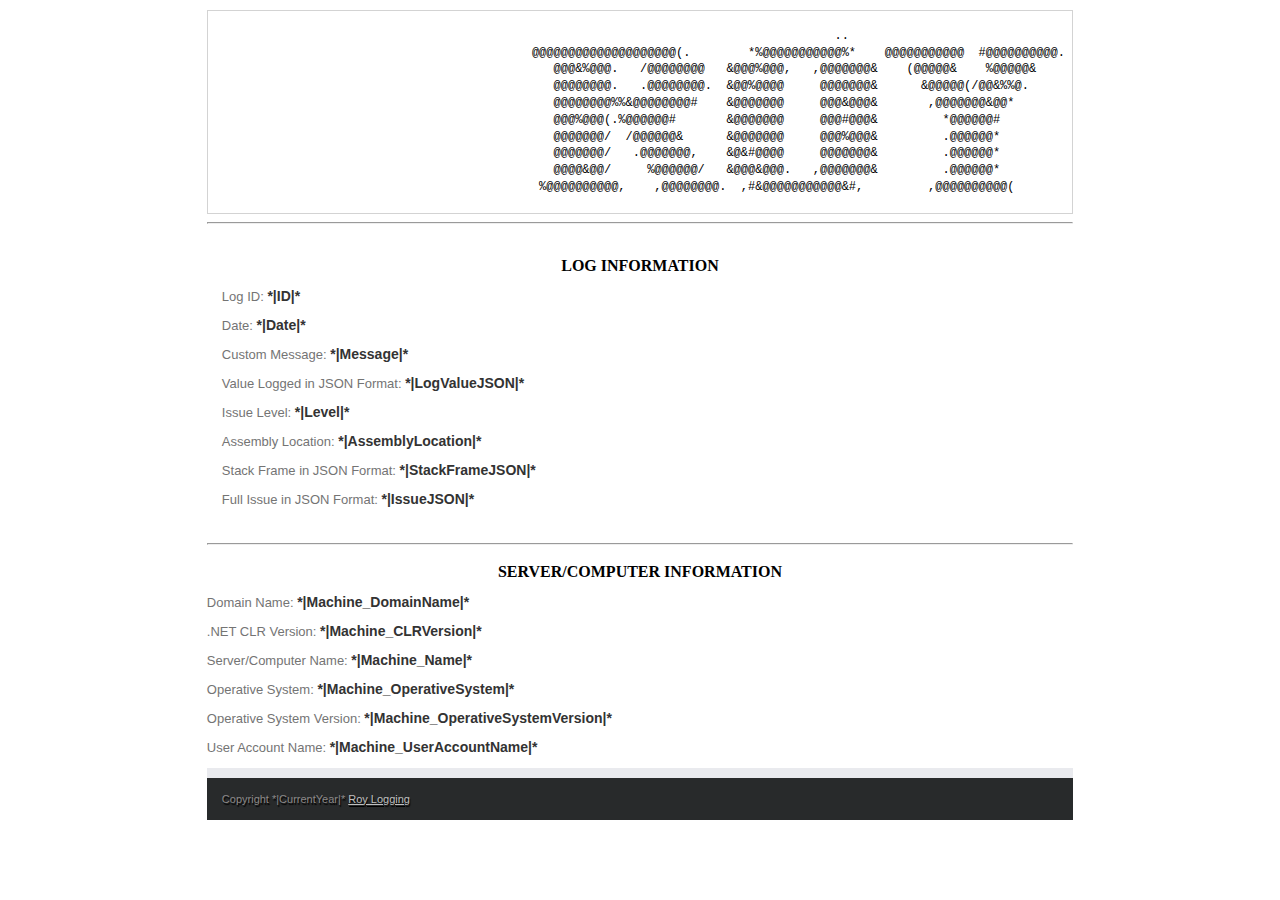
<file: source/Roy.Logging/Roy.Logging/Resources/LogTemplate.html>
﻿<html>
    <body leftmargin="0" marginwidth="0" topmargin="0" marginheight="0" offset="0"
        style="background:none repeat scroll 0 0 #FFFFFF; width:100%; height:100%" width="100%" align="center">
        <table width="100%" height="100%" bgcolor="#FFFFFF" cellpadding="10" cellspacing="0">
            <tr valign="top" align="center">
                <td  height="100%" style="height:100%;">
                    <table width="500px" cellpadding="0" cellspacing="0" bgcolor="#FFFFFF">
                        <tr>
                            <td>
                                <code>
                                    <span class="ascii" style="color: black; background: white; display:inline-block;white-space:pre;letter-spacing:0;line-height:1.4;font-family:'Consolas','BitstreamVeraSansMono','CourierNew',Courier,monospace;font-size:12px;border-width:1px;border-style:solid;border-color:lightgray;">
                                        <span> </span><span> </span><span> </span><span> </span><span> </span><span> </span><span> </span><span> </span><span> </span><span> </span><span> </span><span> </span><span> </span><span> </span><span> </span><span> </span><span> </span><span> </span><span> </span><span> </span><span> </span><span> </span><span> </span><span> </span><span> </span><span> </span><span> </span><span> </span><span> </span><span> </span><span> </span><span> </span><span> </span><span> </span><span> </span><span> </span><span> </span><span> </span><span> </span><span> </span><span> </span><span> </span><span> </span><span> </span><span> </span><span> </span><span> </span><span>.</span><span>.</span><span> </span><span> </span><span> </span><span> </span><span> </span><span> </span><span> </span><span> </span><span> </span><span> </span><span> </span><span> </span><span> </span><span> </span><span> </span><span> </span><span> </span><span> </span><span> </span><span> </span><span> </span><span> </span><span> </span><span> </span><span> </span><span> </span><span> </span><span> </span><span> </span><span> </span><span> </span>
                                        <span> </span><span> </span><span> </span><span> </span><span> </span><span>@</span><span>@</span><span>@</span><span>@</span><span>@</span><span>@</span><span>@</span><span>@</span><span>@</span><span>@</span><span>@</span><span>@</span><span>@</span><span>@</span><span>@</span><span>@</span><span>@</span><span>@</span><span>@</span><span>@</span><span>(</span><span>.</span><span> </span><span> </span><span> </span><span> </span><span> </span><span> </span><span> </span><span> </span><span>*</span><span>%</span><span>@</span><span>@</span><span>@</span><span>@</span><span>@</span><span>@</span><span>@</span><span>@</span><span>@</span><span>@</span><span>@</span><span>%</span><span>*</span><span> </span><span> </span><span> </span><span> </span><span>@</span><span>@</span><span>@</span><span>@</span><span>@</span><span>@</span><span>@</span><span>@</span><span>@</span><span>@</span><span>@</span><span> </span><span> </span><span>#</span><span>@</span><span>@</span><span>@</span><span>@</span><span>@</span><span>@</span><span>@</span><span>@</span><span>@</span><span>@</span><span>.</span><span> </span>
                                        <span> </span><span> </span><span> </span><span> </span><span> </span><span> </span><span> </span><span> </span><span>@</span><span>@</span><span>@</span><span>&</span><span>%</span><span>@</span><span>@</span><span>@</span><span>.</span><span> </span><span> </span><span> </span><span>/</span><span>@</span><span>@</span><span>@</span><span>@</span><span>@</span><span>@</span><span>@</span><span>@</span><span> </span><span> </span><span> </span><span>&</span><span>@</span><span>@</span><span>@</span><span>%</span><span>@</span><span>@</span><span>@</span><span>,</span><span> </span><span> </span><span> </span><span>,</span><span>@</span><span>@</span><span>@</span><span>@</span><span>@</span><span>@</span><span>@</span><span>&</span><span> </span><span> </span><span> </span><span> </span><span>(</span><span>@</span><span>@</span><span>@</span><span>@</span><span>@</span><span>&</span><span> </span><span> </span><span> </span><span> </span><span>%</span><span>@</span><span>@</span><span>@</span><span>@</span><span>@</span><span>&</span><span> </span><span> </span><span> </span><span> </span><span> </span>
                                        <span> </span><span> </span><span> </span><span> </span><span> </span><span> </span><span> </span><span> </span><span>@</span><span>@</span><span>@</span><span>@</span><span>@</span><span>@</span><span>@</span><span>@</span><span>.</span><span> </span><span> </span><span> </span><span>.</span><span>@</span><span>@</span><span>@</span><span>@</span><span>@</span><span>@</span><span>@</span><span>@</span><span>.</span><span> </span><span> </span><span>&</span><span>@</span><span>@</span><span>%</span><span>@</span><span>@</span><span>@</span><span>@</span><span> </span><span> </span><span> </span><span> </span><span> </span><span>@</span><span>@</span><span>@</span><span>@</span><span>@</span><span>@</span><span>@</span><span>&</span><span> </span><span> </span><span> </span><span> </span><span> </span><span> </span><span>&</span><span>@</span><span>@</span><span>@</span><span>@</span><span>@</span><span>(</span><span>/</span><span>@</span><span>@</span><span>&</span><span>%</span><span>%</span><span>@</span><span>.</span><span> </span><span> </span><span> </span><span> </span><span> </span><span> </span>
                                        <span> </span><span> </span><span> </span><span> </span><span> </span><span> </span><span> </span><span> </span><span>@</span><span>@</span><span>@</span><span>@</span><span>@</span><span>@</span><span>@</span><span>@</span><span>%</span><span>%</span><span>&</span><span>@</span><span>@</span><span>@</span><span>@</span><span>@</span><span>@</span><span>@</span><span>@</span><span>#</span><span> </span><span> </span><span> </span><span> </span><span>&</span><span>@</span><span>@</span><span>@</span><span>@</span><span>@</span><span>@</span><span>@</span><span> </span><span> </span><span> </span><span> </span><span> </span><span>@</span><span>@</span><span>@</span><span>&</span><span>@</span><span>@</span><span>@</span><span>&</span><span> </span><span> </span><span> </span><span> </span><span> </span><span> </span><span> </span><span>,</span><span>@</span><span>@</span><span>@</span><span>@</span><span>@</span><span>@</span><span>@</span><span>&</span><span>@</span><span>@</span><span>*</span><span> </span><span> </span><span> </span><span> </span><span> </span><span> </span><span> </span><span> </span>
                                        <span> </span><span> </span><span> </span><span> </span><span> </span><span> </span><span> </span><span> </span><span>@</span><span>@</span><span>@</span><span>%</span><span>@</span><span>@</span><span>@</span><span>(</span><span>.</span><span>%</span><span>@</span><span>@</span><span>@</span><span>@</span><span>@</span><span>@</span><span>#</span><span> </span><span> </span><span> </span><span> </span><span> </span><span> </span><span> </span><span>&</span><span>@</span><span>@</span><span>@</span><span>@</span><span>@</span><span>@</span><span>@</span><span> </span><span> </span><span> </span><span> </span><span> </span><span>@</span><span>@</span><span>@</span><span>#</span><span>@</span><span>@</span><span>@</span><span>&</span><span> </span><span> </span><span> </span><span> </span><span> </span><span> </span><span> </span><span> </span><span> </span><span>*</span><span>@</span><span>@</span><span>@</span><span>@</span><span>@</span><span>@</span><span>#</span><span> </span><span> </span><span> </span><span> </span><span> </span><span> </span><span> </span><span> </span><span> </span><span> </span>
                                        <span> </span><span> </span><span> </span><span> </span><span> </span><span> </span><span> </span><span> </span><span>@</span><span>@</span><span>@</span><span>@</span><span>@</span><span>@</span><span>@</span><span>/</span><span> </span><span> </span><span>/</span><span>@</span><span>@</span><span>@</span><span>@</span><span>@</span><span>@</span><span>&</span><span> </span><span> </span><span> </span><span> </span><span> </span><span> </span><span>&</span><span>@</span><span>@</span><span>@</span><span>@</span><span>@</span><span>@</span><span>@</span><span> </span><span> </span><span> </span><span> </span><span> </span><span>@</span><span>@</span><span>@</span><span>%</span><span>@</span><span>@</span><span>@</span><span>&</span><span> </span><span> </span><span> </span><span> </span><span> </span><span> </span><span> </span><span> </span><span> </span><span>.</span><span>@</span><span>@</span><span>@</span><span>@</span><span>@</span><span>@</span><span>*</span><span> </span><span> </span><span> </span><span> </span><span> </span><span> </span><span> </span><span> </span><span> </span><span> </span>
                                        <span> </span><span> </span><span> </span><span> </span><span> </span><span> </span><span> </span><span> </span><span>@</span><span>@</span><span>@</span><span>@</span><span>@</span><span>@</span><span>@</span><span>/</span><span> </span><span> </span><span> </span><span>.</span><span>@</span><span>@</span><span>@</span><span>@</span><span>@</span><span>@</span><span>@</span><span>,</span><span> </span><span> </span><span> </span><span> </span><span>&</span><span>@</span><span>&</span><span>#</span><span>@</span><span>@</span><span>@</span><span>@</span><span> </span><span> </span><span> </span><span> </span><span> </span><span>@</span><span>@</span><span>@</span><span>@</span><span>@</span><span>@</span><span>@</span><span>&</span><span> </span><span> </span><span> </span><span> </span><span> </span><span> </span><span> </span><span> </span><span> </span><span>.</span><span>@</span><span>@</span><span>@</span><span>@</span><span>@</span><span>@</span><span>*</span><span> </span><span> </span><span> </span><span> </span><span> </span><span> </span><span> </span><span> </span><span> </span><span> </span>
                                        <span> </span><span> </span><span> </span><span> </span><span> </span><span> </span><span> </span><span> </span><span>@</span><span>@</span><span>@</span><span>@</span><span>&</span><span>@</span><span>@</span><span>/</span><span> </span><span> </span><span> </span><span> </span><span> </span><span>%</span><span>@</span><span>@</span><span>@</span><span>@</span><span>@</span><span>@</span><span>/</span><span> </span><span> </span><span> </span><span>&</span><span>@</span><span>@</span><span>@</span><span>&</span><span>@</span><span>@</span><span>@</span><span>.</span><span> </span><span> </span><span> </span><span>,</span><span>@</span><span>@</span><span>@</span><span>@</span><span>@</span><span>@</span><span>@</span><span>&</span><span> </span><span> </span><span> </span><span> </span><span> </span><span> </span><span> </span><span> </span><span> </span><span>.</span><span>@</span><span>@</span><span>@</span><span>@</span><span>@</span><span>@</span><span>*</span><span> </span><span> </span><span> </span><span> </span><span> </span><span> </span><span> </span><span> </span><span> </span><span> </span>
                                        <span> </span><span> </span><span> </span><span> </span><span> </span><span> </span><span>%</span><span>@</span><span>@</span><span>@</span><span>@</span><span>@</span><span>@</span><span>@</span><span>@</span><span>@</span><span>@</span><span>,</span><span> </span><span> </span><span> </span><span> </span><span>,</span><span>@</span><span>@</span><span>@</span><span>@</span><span>@</span><span>@</span><span>@</span><span>@</span><span>.</span><span> </span><span> </span><span>,</span><span>#</span><span>&</span><span>@</span><span>@</span><span>@</span><span>@</span><span>@</span><span>@</span><span>@</span><span>@</span><span>@</span><span>@</span><span>@</span><span>&</span><span>#</span><span>,</span><span> </span><span> </span><span> </span><span> </span><span> </span><span> </span><span> </span><span> </span><span> </span><span>,</span><span>@</span><span>@</span><span>@</span><span>@</span><span>@</span><span>@</span><span>@</span><span>@</span><span>@</span><span>@</span><span>(</span><span> </span><span> </span><span> </span><span> </span><span> </span><span> </span><span> </span><span> </span>
                                    </span>
                                </code>
                            </td>
                        </tr>
                        <tr>
                            <td>
                                <hr />
                            </td>
                        </tr>
                        <tr>
                            <td style="padding: 15px; background:none repeat scroll 0 0 #FFFFFF;">
                                <h4 style="text-align:center; margin:10px;">
                                    LOG INFORMATION
                                </h4>
                                <p style="color:#747474; font-size:13px; font-family:PTSansRegular, Arial, Helvetica, sans-serif; font-weight:normal; margin-bottom:13px;">
                                    Log ID:
                                    <span style="color:#333333; font-size:14px; font-family:MuseoSlab500Regular, arial, helvetica, sans-serif; font-weight:bold;">
                                        *|ID|*
                                    </span>
                                </p>
                                <p style="color:#747474; font-size:13px; font-family:PTSansRegular, Arial, Helvetica, sans-serif; font-weight:normal; margin-bottom:13px;">
                                    Date:
                                    <span style="color:#333333; font-size:14px; font-family:MuseoSlab500Regular, arial, helvetica, sans-serif; font-weight:bold;">
                                        *|Date|*
                                    </span>
                                </p>
                                <p style="color:#747474; font-size:13px; font-family:PTSansRegular, Arial, Helvetica, sans-serif; font-weight:normal; margin-bottom:13px;">
                                    Custom Message:
                                    <span style="color:#333333; font-size:14px; font-family:MuseoSlab500Regular, arial, helvetica, sans-serif; font-weight:bold;">
                                        *|Message|*
                                    </span>
                                </p>
                                <p style="color:#747474; font-size:13px; font-family:PTSansRegular, Arial, Helvetica, sans-serif; font-weight:normal; margin-bottom:13px;">
                                    Value Logged in JSON Format:
                                    <span style="color:#333333; font-size:14px; font-family:MuseoSlab500Regular, arial, helvetica, sans-serif; font-weight:bold;">
                                        *|LogValueJSON|*
                                    </span>
                                </p>
                                <p style="color:#747474; font-size:13px; font-family:PTSansRegular, Arial, Helvetica, sans-serif; font-weight:normal; margin-bottom:13px;">
                                    Issue Level:
                                    <span style="color:#333333; font-size:14px; font-family:MuseoSlab500Regular, arial, helvetica, sans-serif; font-weight:bold;">
                                        *|Level|*
                                    </span>
                                </p>
                                <p style="color:#747474; font-size:13px; font-family:PTSansRegular, Arial, Helvetica, sans-serif; font-weight:normal; margin-bottom:13px;">
                                    Assembly Location:
                                    <span style="color:#333333; font-size:14px; font-family:MuseoSlab500Regular, arial, helvetica, sans-serif; font-weight:bold;">
                                        *|AssemblyLocation|*
                                    </span>
                                </p>
                                <p style="color:#747474; font-size:13px; font-family:PTSansRegular, Arial, Helvetica, sans-serif; font-weight:normal; margin-bottom:13px;">
                                    Stack Frame in JSON Format:
                                    <span style="color:#333333; font-size:14px; font-family:MuseoSlab500Regular, arial, helvetica, sans-serif; font-weight:bold;">
                                        *|StackFrameJSON|*
                                    </span>
                                </p>
                                <p style="color:#747474; font-size:13px; font-family:PTSansRegular, Arial, Helvetica, sans-serif; font-weight:normal; margin-bottom:13px;">
                                    Full Issue in JSON Format:
                                    <span style="color:#333333; font-size:14px; font-family:MuseoSlab500Regular, arial, helvetica, sans-serif; font-weight:bold;">
                                        *|IssueJSON|*
                                    </span>
                                </p>
                            </td>
                        </tr>
                        <tr>
                            <td>
                                <hr />
                            </td>
                        </tr>
                        <tr>
                            <td>
                                <h4 style="text-align:center; margin:10px;">
                                    SERVER/COMPUTER INFORMATION
                                </h4>
                                <p style="color:#747474; font-size:13px; font-family:PTSansRegular, Arial, Helvetica, sans-serif; font-weight:normal; margin-bottom:13px;">
                                    Domain Name:
                                    <span style="color:#333333; font-size:14px; font-family:MuseoSlab500Regular, arial, helvetica, sans-serif; font-weight:bold;">
                                        *|Machine_DomainName|*
                                    </span>
                                </p>
                                <p style="color:#747474; font-size:13px; font-family:PTSansRegular, Arial, Helvetica, sans-serif; font-weight:normal; margin-bottom:13px;">
                                    .NET CLR Version:
                                    <span style="color:#333333; font-size:14px; font-family:MuseoSlab500Regular, arial, helvetica, sans-serif; font-weight:bold;">
                                        *|Machine_CLRVersion|*
                                    </span>
                                </p>
                                <p style="color:#747474; font-size:13px; font-family:PTSansRegular, Arial, Helvetica, sans-serif; font-weight:normal; margin-bottom:13px;">
                                    Server/Computer Name:
                                    <span style="color:#333333; font-size:14px; font-family:MuseoSlab500Regular, arial, helvetica, sans-serif; font-weight:bold;">
                                        *|Machine_Name|*
                                    </span>
                                </p>
                                <p style="color:#747474; font-size:13px; font-family:PTSansRegular, Arial, Helvetica, sans-serif; font-weight:normal; margin-bottom:13px;">
                                    Operative System:
                                    <span style="color:#333333; font-size:14px; font-family:MuseoSlab500Regular, arial, helvetica, sans-serif; font-weight:bold;">
                                        *|Machine_OperativeSystem|*
                                    </span>
                                </p>
                                <p style="color:#747474; font-size:13px; font-family:PTSansRegular, Arial, Helvetica, sans-serif; font-weight:normal; margin-bottom:13px;">
                                    Operative System Version:
                                    <span style="color:#333333; font-size:14px; font-family:MuseoSlab500Regular, arial, helvetica, sans-serif; font-weight:bold;">
                                        *|Machine_OperativeSystemVersion|*
                                    </span>
                                </p>
                                <p style="color:#747474; font-size:13px; font-family:PTSansRegular, Arial, Helvetica, sans-serif; font-weight:normal; margin-bottom:13px;">
                                    User Account Name:
                                    <span style="color:#333333; font-size:14px; font-family:MuseoSlab500Regular, arial, helvetica, sans-serif; font-weight:bold;">
                                        *|Machine_UserAccountName|*
                                    </span>
                                </p>
                            </td>
                        </tr>
                        <tr>
                            <td width="500px" height="5px"
                                style="padding: 5px; background:none repeat scroll 0 0 #E9EAEE;">
                            </td>
                        </tr>
                        <tr>
                            <td width="500px"
                                style="padding: 15px; background:none repeat scroll 0 0 #282A2B;">
                                <p style="color:#8C8989; font-size:11px; font-family:PTSansRegular, Arial, Helvetica, sans-serif; font-weight:normal; text-shadow:1px 2px 1px #000000; font-weight: lighter;">
                                    Copyright *|CurrentYear|*
                                    <a href="https://github.com/Jorge-GitHub/Roy"
                                       title="Roy Logging:"
                                       target="_blank"
                                       style="color:#BFBFBF; font-family:PTSansRegular, Arial, Helvetica, sans-serif; text-shadow:1px 2px 1px #000000;">
                                        Roy Logging
                                    </a>
                                </p>
                            </td>
                        </tr>
                    </table>
                </td>
            </tr>
        </table>
    </body>
</html>
</file>
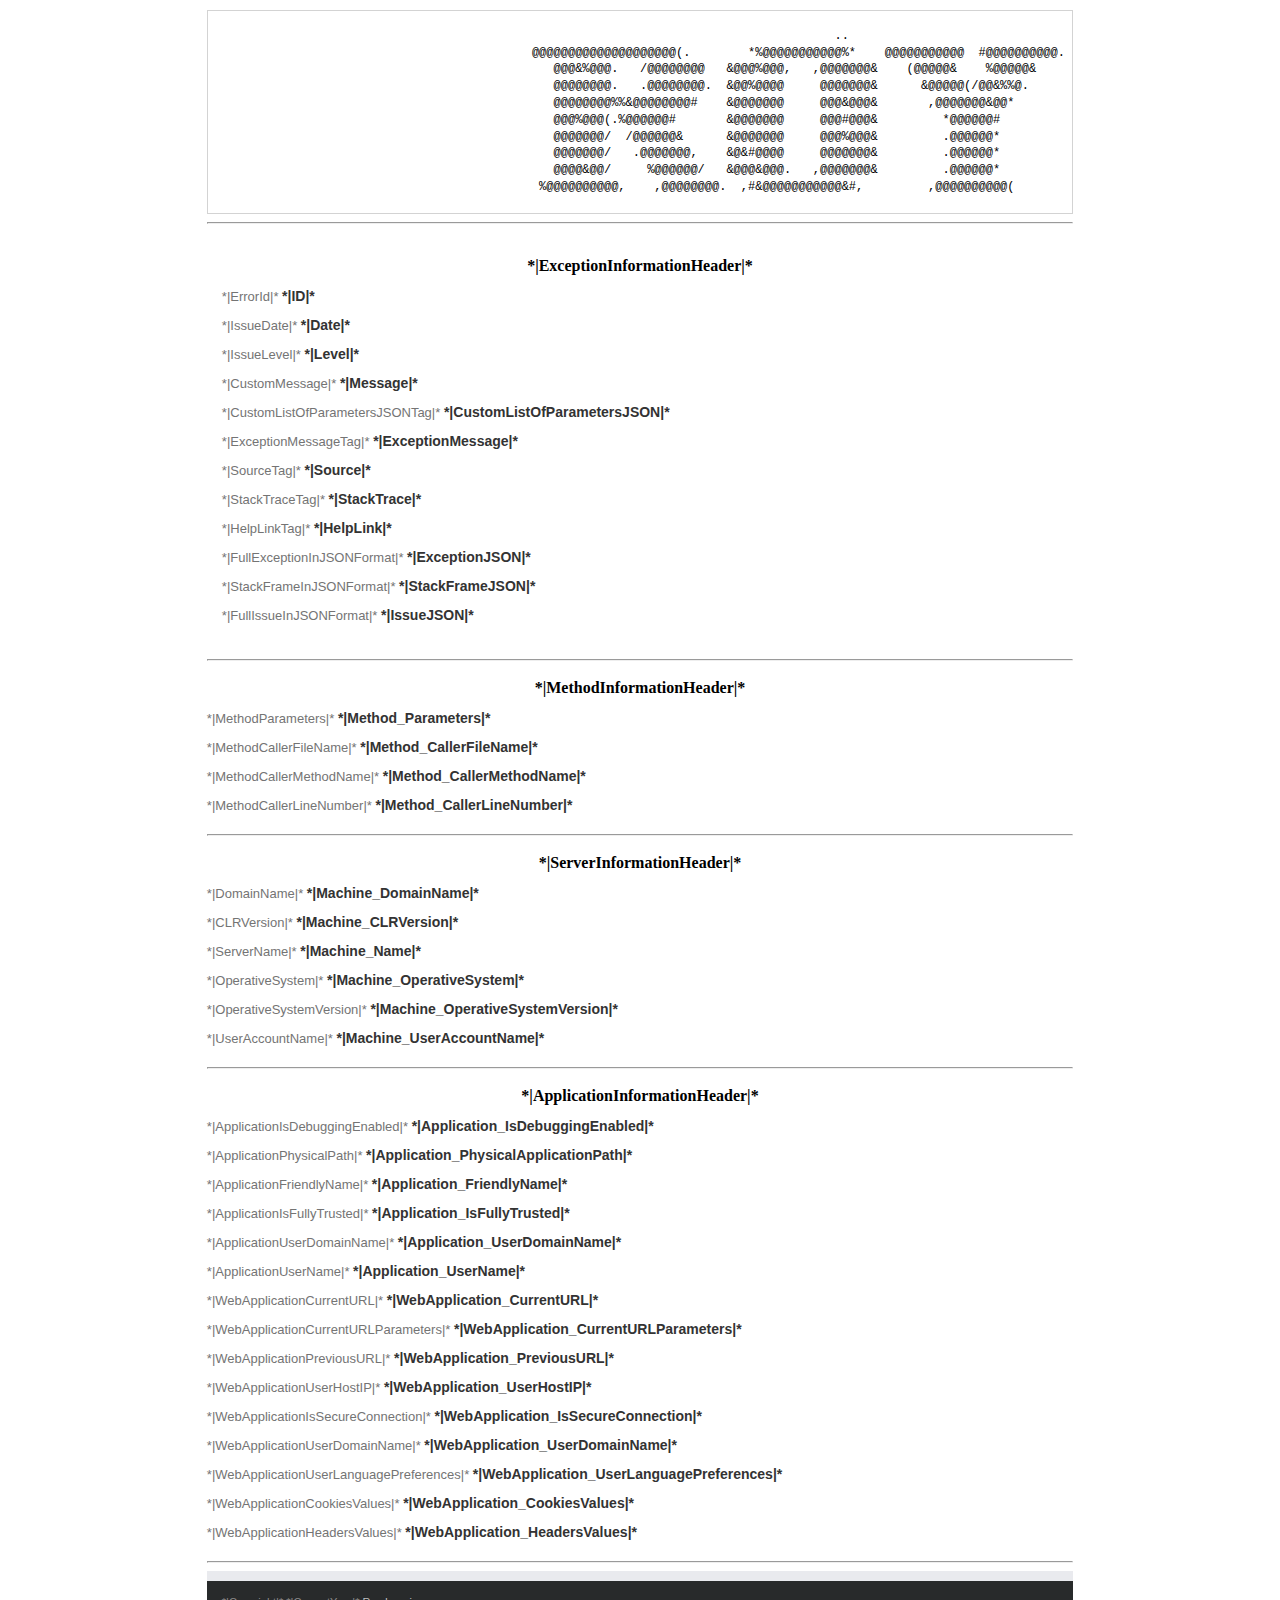
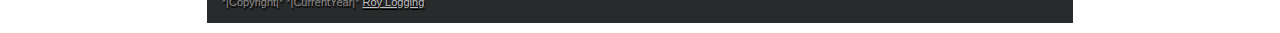
<file: source/Roy.Logging/Roy.Logging/Resources/Templates/ExceptionTemplate.html>
﻿<html>
    <body leftmargin="0" marginwidth="0" topmargin="0" marginheight="0" offset="0"
        style="background:none repeat scroll 0 0 #FFFFFF; width:100%; height:100%" width="100%" align="center">
        <table width="100%" height="100%" bgcolor="#FFFFFF" cellpadding="10" cellspacing="0">
            <tr valign="top" align="center">
                <td  height="100%" style="height:100%;">
                    <table width="500px" cellpadding="0" cellspacing="0" bgcolor="#FFFFFF">
                        <tr>
                            <td>
                                <code>
                                    <span class="ascii" style="color: black; background: white; display:inline-block;white-space:pre;letter-spacing:0;line-height:1.4;font-family:'Consolas','BitstreamVeraSansMono','CourierNew',Courier,monospace;font-size:12px;border-width:1px;border-style:solid;border-color:lightgray;">
                                        <span> </span><span> </span><span> </span><span> </span><span> </span><span> </span><span> </span><span> </span><span> </span><span> </span><span> </span><span> </span><span> </span><span> </span><span> </span><span> </span><span> </span><span> </span><span> </span><span> </span><span> </span><span> </span><span> </span><span> </span><span> </span><span> </span><span> </span><span> </span><span> </span><span> </span><span> </span><span> </span><span> </span><span> </span><span> </span><span> </span><span> </span><span> </span><span> </span><span> </span><span> </span><span> </span><span> </span><span> </span><span> </span><span> </span><span> </span><span>.</span><span>.</span><span> </span><span> </span><span> </span><span> </span><span> </span><span> </span><span> </span><span> </span><span> </span><span> </span><span> </span><span> </span><span> </span><span> </span><span> </span><span> </span><span> </span><span> </span><span> </span><span> </span><span> </span><span> </span><span> </span><span> </span><span> </span><span> </span><span> </span><span> </span><span> </span><span> </span><span> </span>
                                        <span> </span><span> </span><span> </span><span> </span><span> </span><span>@</span><span>@</span><span>@</span><span>@</span><span>@</span><span>@</span><span>@</span><span>@</span><span>@</span><span>@</span><span>@</span><span>@</span><span>@</span><span>@</span><span>@</span><span>@</span><span>@</span><span>@</span><span>@</span><span>@</span><span>(</span><span>.</span><span> </span><span> </span><span> </span><span> </span><span> </span><span> </span><span> </span><span> </span><span>*</span><span>%</span><span>@</span><span>@</span><span>@</span><span>@</span><span>@</span><span>@</span><span>@</span><span>@</span><span>@</span><span>@</span><span>@</span><span>%</span><span>*</span><span> </span><span> </span><span> </span><span> </span><span>@</span><span>@</span><span>@</span><span>@</span><span>@</span><span>@</span><span>@</span><span>@</span><span>@</span><span>@</span><span>@</span><span> </span><span> </span><span>#</span><span>@</span><span>@</span><span>@</span><span>@</span><span>@</span><span>@</span><span>@</span><span>@</span><span>@</span><span>@</span><span>.</span><span> </span>
                                        <span> </span><span> </span><span> </span><span> </span><span> </span><span> </span><span> </span><span> </span><span>@</span><span>@</span><span>@</span><span>&</span><span>%</span><span>@</span><span>@</span><span>@</span><span>.</span><span> </span><span> </span><span> </span><span>/</span><span>@</span><span>@</span><span>@</span><span>@</span><span>@</span><span>@</span><span>@</span><span>@</span><span> </span><span> </span><span> </span><span>&</span><span>@</span><span>@</span><span>@</span><span>%</span><span>@</span><span>@</span><span>@</span><span>,</span><span> </span><span> </span><span> </span><span>,</span><span>@</span><span>@</span><span>@</span><span>@</span><span>@</span><span>@</span><span>@</span><span>&</span><span> </span><span> </span><span> </span><span> </span><span>(</span><span>@</span><span>@</span><span>@</span><span>@</span><span>@</span><span>&</span><span> </span><span> </span><span> </span><span> </span><span>%</span><span>@</span><span>@</span><span>@</span><span>@</span><span>@</span><span>&</span><span> </span><span> </span><span> </span><span> </span><span> </span>
                                        <span> </span><span> </span><span> </span><span> </span><span> </span><span> </span><span> </span><span> </span><span>@</span><span>@</span><span>@</span><span>@</span><span>@</span><span>@</span><span>@</span><span>@</span><span>.</span><span> </span><span> </span><span> </span><span>.</span><span>@</span><span>@</span><span>@</span><span>@</span><span>@</span><span>@</span><span>@</span><span>@</span><span>.</span><span> </span><span> </span><span>&</span><span>@</span><span>@</span><span>%</span><span>@</span><span>@</span><span>@</span><span>@</span><span> </span><span> </span><span> </span><span> </span><span> </span><span>@</span><span>@</span><span>@</span><span>@</span><span>@</span><span>@</span><span>@</span><span>&</span><span> </span><span> </span><span> </span><span> </span><span> </span><span> </span><span>&</span><span>@</span><span>@</span><span>@</span><span>@</span><span>@</span><span>(</span><span>/</span><span>@</span><span>@</span><span>&</span><span>%</span><span>%</span><span>@</span><span>.</span><span> </span><span> </span><span> </span><span> </span><span> </span><span> </span>
                                        <span> </span><span> </span><span> </span><span> </span><span> </span><span> </span><span> </span><span> </span><span>@</span><span>@</span><span>@</span><span>@</span><span>@</span><span>@</span><span>@</span><span>@</span><span>%</span><span>%</span><span>&</span><span>@</span><span>@</span><span>@</span><span>@</span><span>@</span><span>@</span><span>@</span><span>@</span><span>#</span><span> </span><span> </span><span> </span><span> </span><span>&</span><span>@</span><span>@</span><span>@</span><span>@</span><span>@</span><span>@</span><span>@</span><span> </span><span> </span><span> </span><span> </span><span> </span><span>@</span><span>@</span><span>@</span><span>&</span><span>@</span><span>@</span><span>@</span><span>&</span><span> </span><span> </span><span> </span><span> </span><span> </span><span> </span><span> </span><span>,</span><span>@</span><span>@</span><span>@</span><span>@</span><span>@</span><span>@</span><span>@</span><span>&</span><span>@</span><span>@</span><span>*</span><span> </span><span> </span><span> </span><span> </span><span> </span><span> </span><span> </span><span> </span>
                                        <span> </span><span> </span><span> </span><span> </span><span> </span><span> </span><span> </span><span> </span><span>@</span><span>@</span><span>@</span><span>%</span><span>@</span><span>@</span><span>@</span><span>(</span><span>.</span><span>%</span><span>@</span><span>@</span><span>@</span><span>@</span><span>@</span><span>@</span><span>#</span><span> </span><span> </span><span> </span><span> </span><span> </span><span> </span><span> </span><span>&</span><span>@</span><span>@</span><span>@</span><span>@</span><span>@</span><span>@</span><span>@</span><span> </span><span> </span><span> </span><span> </span><span> </span><span>@</span><span>@</span><span>@</span><span>#</span><span>@</span><span>@</span><span>@</span><span>&</span><span> </span><span> </span><span> </span><span> </span><span> </span><span> </span><span> </span><span> </span><span> </span><span>*</span><span>@</span><span>@</span><span>@</span><span>@</span><span>@</span><span>@</span><span>#</span><span> </span><span> </span><span> </span><span> </span><span> </span><span> </span><span> </span><span> </span><span> </span><span> </span>
                                        <span> </span><span> </span><span> </span><span> </span><span> </span><span> </span><span> </span><span> </span><span>@</span><span>@</span><span>@</span><span>@</span><span>@</span><span>@</span><span>@</span><span>/</span><span> </span><span> </span><span>/</span><span>@</span><span>@</span><span>@</span><span>@</span><span>@</span><span>@</span><span>&</span><span> </span><span> </span><span> </span><span> </span><span> </span><span> </span><span>&</span><span>@</span><span>@</span><span>@</span><span>@</span><span>@</span><span>@</span><span>@</span><span> </span><span> </span><span> </span><span> </span><span> </span><span>@</span><span>@</span><span>@</span><span>%</span><span>@</span><span>@</span><span>@</span><span>&</span><span> </span><span> </span><span> </span><span> </span><span> </span><span> </span><span> </span><span> </span><span> </span><span>.</span><span>@</span><span>@</span><span>@</span><span>@</span><span>@</span><span>@</span><span>*</span><span> </span><span> </span><span> </span><span> </span><span> </span><span> </span><span> </span><span> </span><span> </span><span> </span>
                                        <span> </span><span> </span><span> </span><span> </span><span> </span><span> </span><span> </span><span> </span><span>@</span><span>@</span><span>@</span><span>@</span><span>@</span><span>@</span><span>@</span><span>/</span><span> </span><span> </span><span> </span><span>.</span><span>@</span><span>@</span><span>@</span><span>@</span><span>@</span><span>@</span><span>@</span><span>,</span><span> </span><span> </span><span> </span><span> </span><span>&</span><span>@</span><span>&</span><span>#</span><span>@</span><span>@</span><span>@</span><span>@</span><span> </span><span> </span><span> </span><span> </span><span> </span><span>@</span><span>@</span><span>@</span><span>@</span><span>@</span><span>@</span><span>@</span><span>&</span><span> </span><span> </span><span> </span><span> </span><span> </span><span> </span><span> </span><span> </span><span> </span><span>.</span><span>@</span><span>@</span><span>@</span><span>@</span><span>@</span><span>@</span><span>*</span><span> </span><span> </span><span> </span><span> </span><span> </span><span> </span><span> </span><span> </span><span> </span><span> </span>
                                        <span> </span><span> </span><span> </span><span> </span><span> </span><span> </span><span> </span><span> </span><span>@</span><span>@</span><span>@</span><span>@</span><span>&</span><span>@</span><span>@</span><span>/</span><span> </span><span> </span><span> </span><span> </span><span> </span><span>%</span><span>@</span><span>@</span><span>@</span><span>@</span><span>@</span><span>@</span><span>/</span><span> </span><span> </span><span> </span><span>&</span><span>@</span><span>@</span><span>@</span><span>&</span><span>@</span><span>@</span><span>@</span><span>.</span><span> </span><span> </span><span> </span><span>,</span><span>@</span><span>@</span><span>@</span><span>@</span><span>@</span><span>@</span><span>@</span><span>&</span><span> </span><span> </span><span> </span><span> </span><span> </span><span> </span><span> </span><span> </span><span> </span><span>.</span><span>@</span><span>@</span><span>@</span><span>@</span><span>@</span><span>@</span><span>*</span><span> </span><span> </span><span> </span><span> </span><span> </span><span> </span><span> </span><span> </span><span> </span><span> </span>
                                        <span> </span><span> </span><span> </span><span> </span><span> </span><span> </span><span>%</span><span>@</span><span>@</span><span>@</span><span>@</span><span>@</span><span>@</span><span>@</span><span>@</span><span>@</span><span>@</span><span>,</span><span> </span><span> </span><span> </span><span> </span><span>,</span><span>@</span><span>@</span><span>@</span><span>@</span><span>@</span><span>@</span><span>@</span><span>@</span><span>.</span><span> </span><span> </span><span>,</span><span>#</span><span>&</span><span>@</span><span>@</span><span>@</span><span>@</span><span>@</span><span>@</span><span>@</span><span>@</span><span>@</span><span>@</span><span>@</span><span>&</span><span>#</span><span>,</span><span> </span><span> </span><span> </span><span> </span><span> </span><span> </span><span> </span><span> </span><span> </span><span>,</span><span>@</span><span>@</span><span>@</span><span>@</span><span>@</span><span>@</span><span>@</span><span>@</span><span>@</span><span>@</span><span>(</span><span> </span><span> </span><span> </span><span> </span><span> </span><span> </span><span> </span><span> </span>
                                    </span>
                                </code>
                            </td>
                        </tr>
                        <tr>
                            <td>
                                <hr />
                            </td>
                        </tr>
                        <tr>
                            <td style="padding: 15px; background:none repeat scroll 0 0 #FFFFFF;">
                                <h4 style="text-align:center; margin:10px;">
                                    *|ExceptionInformationHeader|*
                                </h4>
                                <p style="color:#747474; font-size:13px; font-family:PTSansRegular, Arial, Helvetica, sans-serif; font-weight:normal; margin-bottom:13px;">
                                    *|ErrorId|*
                                    <span style="color:#333333; font-size:14px; font-family:MuseoSlab500Regular, arial, helvetica, sans-serif; font-weight:bold;">
                                        *|ID|*
                                    </span>
                                </p>
                                <p style="color:#747474; font-size:13px; font-family:PTSansRegular, Arial, Helvetica, sans-serif; font-weight:normal; margin-bottom:13px;">
                                    *|IssueDate|*
                                    <span style="color:#333333; font-size:14px; font-family:MuseoSlab500Regular, arial, helvetica, sans-serif; font-weight:bold;">
                                        *|Date|*
                                    </span>
                                </p>
                                <p style="color:#747474; font-size:13px; font-family:PTSansRegular, Arial, Helvetica, sans-serif; font-weight:normal; margin-bottom:13px;">
                                    *|IssueLevel|*
                                    <span style="color:#333333; font-size:14px; font-family:MuseoSlab500Regular, arial, helvetica, sans-serif; font-weight:bold;">
                                        *|Level|*
                                    </span>
                                </p>
                                <p style="color:#747474; font-size:13px; font-family:PTSansRegular, Arial, Helvetica, sans-serif; font-weight:normal; margin-bottom:13px;">
                                    *|CustomMessage|*
                                    <span style="color:#333333; font-size:14px; font-family:MuseoSlab500Regular, arial, helvetica, sans-serif; font-weight:bold;">
                                        *|Message|*
                                    </span>
                                </p>
                                <p style="color:#747474; font-size:13px; font-family:PTSansRegular, Arial, Helvetica, sans-serif; font-weight:normal; margin-bottom:13px;">
                                    *|CustomListOfParametersJSONTag|*
                                    <span style="color:#333333; font-size:14px; font-family:MuseoSlab500Regular, arial, helvetica, sans-serif; font-weight:bold;">
                                        *|CustomListOfParametersJSON|*
                                    </span>
                                </p>
                                <p style="color:#747474; font-size:13px; font-family:PTSansRegular, Arial, Helvetica, sans-serif; font-weight:normal; margin-bottom:13px;">
                                    *|ExceptionMessageTag|*
                                    <span style="color:#333333; font-size:14px; font-family:MuseoSlab500Regular, arial, helvetica, sans-serif; font-weight:bold;">
                                        *|ExceptionMessage|*
                                    </span>
                                </p>
                                <p style="color:#747474; font-size:13px; font-family:PTSansRegular, Arial, Helvetica, sans-serif; font-weight:normal; margin-bottom:13px;">
                                    *|SourceTag|*
                                    <span style="color:#333333; font-size:14px; font-family:MuseoSlab500Regular, arial, helvetica, sans-serif; font-weight:bold;">
                                        *|Source|*
                                    </span>
                                </p>
                                <p style="color:#747474; font-size:13px; font-family:PTSansRegular, Arial, Helvetica, sans-serif; font-weight:normal; margin-bottom:13px;">
                                    *|StackTraceTag|*
                                    <span style="color:#333333; font-size:14px; font-family:MuseoSlab500Regular, arial, helvetica, sans-serif; font-weight:bold;">
                                        *|StackTrace|*
                                    </span>
                                </p>
                                <p style="color:#747474; font-size:13px; font-family:PTSansRegular, Arial, Helvetica, sans-serif; font-weight:normal; margin-bottom:13px;">
                                    *|HelpLinkTag|*
                                    <span style="color:#333333; font-size:14px; font-family:MuseoSlab500Regular, arial, helvetica, sans-serif; font-weight:bold;">
                                        *|HelpLink|*
                                    </span>
                                </p>
                                <p style="color:#747474; font-size:13px; font-family:PTSansRegular, Arial, Helvetica, sans-serif; font-weight:normal; margin-bottom:13px;">
                                    *|FullExceptionInJSONFormat|*
                                    <span style="color:#333333; font-size:14px; font-family:MuseoSlab500Regular, arial, helvetica, sans-serif; font-weight:bold;">
                                        *|ExceptionJSON|*
                                    </span>
                                </p>
                                <p style="color:#747474; font-size:13px; font-family:PTSansRegular, Arial, Helvetica, sans-serif; font-weight:normal; margin-bottom:13px;">
                                    *|StackFrameInJSONFormat|*
                                    <span style="color:#333333; font-size:14px; font-family:MuseoSlab500Regular, arial, helvetica, sans-serif; font-weight:bold;">
                                        *|StackFrameJSON|*
                                    </span>
                                </p>
                                <p style="color:#747474; font-size:13px; font-family:PTSansRegular, Arial, Helvetica, sans-serif; font-weight:normal; margin-bottom:13px;">
                                    *|FullIssueInJSONFormat|*
                                    <span style="color:#333333; font-size:14px; font-family:MuseoSlab500Regular, arial, helvetica, sans-serif; font-weight:bold;">
                                        *|IssueJSON|*
                                    </span>
                                </p>
                            </td>
                        </tr>
                        <tr>
                            <td>
                                <hr />
                            </td>
                        </tr>
                        <!--*|MethodSTART|*-->
                        <tr>
                            <td>
                                <h4 style="text-align:center; margin:10px;">
                                    *|MethodInformationHeader|*
                                </h4>
                                <p style="color:#747474; font-size:13px; font-family:PTSansRegular, Arial, Helvetica, sans-serif; font-weight:normal; margin-bottom:13px;">
                                    *|MethodParameters|*
                                    <span style="color:#333333; font-size:14px; font-family:MuseoSlab500Regular, arial, helvetica, sans-serif; font-weight:bold;">
                                        *|Method_Parameters|*
                                    </span>
                                </p>
                                <p style="color:#747474; font-size:13px; font-family:PTSansRegular, Arial, Helvetica, sans-serif; font-weight:normal; margin-bottom:13px;">
                                    *|MethodCallerFileName|*
                                    <span style="color:#333333; font-size:14px; font-family:MuseoSlab500Regular, arial, helvetica, sans-serif; font-weight:bold;">
                                        *|Method_CallerFileName|*
                                    </span>
                                </p>
                                <p style="color:#747474; font-size:13px; font-family:PTSansRegular, Arial, Helvetica, sans-serif; font-weight:normal; margin-bottom:13px;">
                                    *|MethodCallerMethodName|*
                                    <span style="color:#333333; font-size:14px; font-family:MuseoSlab500Regular, arial, helvetica, sans-serif; font-weight:bold;">
                                        *|Method_CallerMethodName|*
                                    </span>
                                </p>
                                <p style="color:#747474; font-size:13px; font-family:PTSansRegular, Arial, Helvetica, sans-serif; font-weight:normal; margin-bottom:13px;">
                                    *|MethodCallerLineNumber|*
                                    <span style="color:#333333; font-size:14px; font-family:MuseoSlab500Regular, arial, helvetica, sans-serif; font-weight:bold;">
                                        *|Method_CallerLineNumber|*
                                    </span>
                                </p>
                            </td>
                        </tr>
                        <tr>
                            <td>
                                <hr />
                            </td>
                        </tr>
                        <!--*|MethodEND|*-->
                        <!--*|MachineSTART|*-->
                        <tr>
                            <td>
                                <h4 style="text-align:center; margin:10px;">
                                    *|ServerInformationHeader|*
                                </h4>
                                <p style="color:#747474; font-size:13px; font-family:PTSansRegular, Arial, Helvetica, sans-serif; font-weight:normal; margin-bottom:13px;">
                                    *|DomainName|*
                                    <span style="color:#333333; font-size:14px; font-family:MuseoSlab500Regular, arial, helvetica, sans-serif; font-weight:bold;">
                                        *|Machine_DomainName|*
                                    </span>
                                </p>
                                <p style="color:#747474; font-size:13px; font-family:PTSansRegular, Arial, Helvetica, sans-serif; font-weight:normal; margin-bottom:13px;">
                                    *|CLRVersion|*
                                    <span style="color:#333333; font-size:14px; font-family:MuseoSlab500Regular, arial, helvetica, sans-serif; font-weight:bold;">
                                        *|Machine_CLRVersion|*
                                    </span>
                                </p>
                                <p style="color:#747474; font-size:13px; font-family:PTSansRegular, Arial, Helvetica, sans-serif; font-weight:normal; margin-bottom:13px;">
                                    *|ServerName|*
                                    <span style="color:#333333; font-size:14px; font-family:MuseoSlab500Regular, arial, helvetica, sans-serif; font-weight:bold;">
                                        *|Machine_Name|*
                                    </span>
                                </p>
                                <p style="color:#747474; font-size:13px; font-family:PTSansRegular, Arial, Helvetica, sans-serif; font-weight:normal; margin-bottom:13px;">
                                    *|OperativeSystem|*
                                    <span style="color:#333333; font-size:14px; font-family:MuseoSlab500Regular, arial, helvetica, sans-serif; font-weight:bold;">
                                        *|Machine_OperativeSystem|*
                                    </span>
                                </p>
                                <p style="color:#747474; font-size:13px; font-family:PTSansRegular, Arial, Helvetica, sans-serif; font-weight:normal; margin-bottom:13px;">
                                    *|OperativeSystemVersion|*
                                    <span style="color:#333333; font-size:14px; font-family:MuseoSlab500Regular, arial, helvetica, sans-serif; font-weight:bold;">
                                        *|Machine_OperativeSystemVersion|*
                                    </span>
                                </p>
                                <p style="color:#747474; font-size:13px; font-family:PTSansRegular, Arial, Helvetica, sans-serif; font-weight:normal; margin-bottom:13px;">
                                    *|UserAccountName|*
                                    <span style="color:#333333; font-size:14px; font-family:MuseoSlab500Regular, arial, helvetica, sans-serif; font-weight:bold;">
                                        *|Machine_UserAccountName|*
                                    </span>
                                </p>
                            </td>
                        </tr>
                        <tr>
                            <td>
                                <hr />
                            </td>
                        </tr>
                        <!--*|MachineEND|*-->
                        <!--*|ApplicationSTART|*-->
                        <tr>
                            <td>
                                <h4 style="text-align:center; margin:10px;">
                                    *|ApplicationInformationHeader|*
                                </h4>
                                <p style="color:#747474; font-size:13px; font-family:PTSansRegular, Arial, Helvetica, sans-serif; font-weight:normal; margin-bottom:13px;">
                                    *|ApplicationIsDebuggingEnabled|*
                                    <span style="color:#333333; font-size:14px; font-family:MuseoSlab500Regular, arial, helvetica, sans-serif; font-weight:bold;">
                                        *|Application_IsDebuggingEnabled|*
                                    </span>
                                </p>
                                <p style="color:#747474; font-size:13px; font-family:PTSansRegular, Arial, Helvetica, sans-serif; font-weight:normal; margin-bottom:13px;">
                                    *|ApplicationPhysicalPath|*
                                    <span style="color:#333333; font-size:14px; font-family:MuseoSlab500Regular, arial, helvetica, sans-serif; font-weight:bold;">
                                        *|Application_PhysicalApplicationPath|*
                                    </span>
                                </p>
                                <p style="color:#747474; font-size:13px; font-family:PTSansRegular, Arial, Helvetica, sans-serif; font-weight:normal; margin-bottom:13px;">
                                    *|ApplicationFriendlyName|*
                                    <span style="color:#333333; font-size:14px; font-family:MuseoSlab500Regular, arial, helvetica, sans-serif; font-weight:bold;">
                                        *|Application_FriendlyName|*
                                    </span>
                                </p>
                                <p style="color:#747474; font-size:13px; font-family:PTSansRegular, Arial, Helvetica, sans-serif; font-weight:normal; margin-bottom:13px;">
                                    *|ApplicationIsFullyTrusted|*
                                    <span style="color:#333333; font-size:14px; font-family:MuseoSlab500Regular, arial, helvetica, sans-serif; font-weight:bold;">
                                        *|Application_IsFullyTrusted|*
                                    </span>
                                </p>
                                <p style="color:#747474; font-size:13px; font-family:PTSansRegular, Arial, Helvetica, sans-serif; font-weight:normal; margin-bottom:13px;">
                                    *|ApplicationUserDomainName|*
                                    <span style="color:#333333; font-size:14px; font-family:MuseoSlab500Regular, arial, helvetica, sans-serif; font-weight:bold;">
                                        *|Application_UserDomainName|*
                                    </span>
                                </p>
                                <p style="color:#747474; font-size:13px; font-family:PTSansRegular, Arial, Helvetica, sans-serif; font-weight:normal; margin-bottom:13px;">
                                    *|ApplicationUserName|*
                                    <span style="color:#333333; font-size:14px; font-family:MuseoSlab500Regular, arial, helvetica, sans-serif; font-weight:bold;">
                                        *|Application_UserName|*
                                    </span>
                                </p>
                                <!--*|WebApplicationSTART|*-->
                                <p style="color:#747474; font-size:13px; font-family:PTSansRegular, Arial, Helvetica, sans-serif; font-weight:normal; margin-bottom:13px;">
                                    *|WebApplicationCurrentURL|*
                                    <span style="color:#333333; font-size:14px; font-family:MuseoSlab500Regular, arial, helvetica, sans-serif; font-weight:bold;">
                                        *|WebApplication_CurrentURL|*
                                    </span>
                                </p>
                                <p style="color:#747474; font-size:13px; font-family:PTSansRegular, Arial, Helvetica, sans-serif; font-weight:normal; margin-bottom:13px;">
                                    *|WebApplicationCurrentURLParameters|*
                                    <span style="color:#333333; font-size:14px; font-family:MuseoSlab500Regular, arial, helvetica, sans-serif; font-weight:bold;">
                                        *|WebApplication_CurrentURLParameters|*
                                    </span>
                                </p>
                                <p style="color:#747474; font-size:13px; font-family:PTSansRegular, Arial, Helvetica, sans-serif; font-weight:normal; margin-bottom:13px;">
                                    *|WebApplicationPreviousURL|*
                                    <span style="color:#333333; font-size:14px; font-family:MuseoSlab500Regular, arial, helvetica, sans-serif; font-weight:bold;">
                                        *|WebApplication_PreviousURL|*
                                    </span>
                                </p>
                                <p style="color:#747474; font-size:13px; font-family:PTSansRegular, Arial, Helvetica, sans-serif; font-weight:normal; margin-bottom:13px;">
                                    *|WebApplicationUserHostIP|*
                                    <span style="color:#333333; font-size:14px; font-family:MuseoSlab500Regular, arial, helvetica, sans-serif; font-weight:bold;">
                                        *|WebApplication_UserHostIP|*
                                    </span>
                                </p>
                                <p style="color:#747474; font-size:13px; font-family:PTSansRegular, Arial, Helvetica, sans-serif; font-weight:normal; margin-bottom:13px;">
                                    *|WebApplicationIsSecureConnection|*
                                    <span style="color:#333333; font-size:14px; font-family:MuseoSlab500Regular, arial, helvetica, sans-serif; font-weight:bold;">
                                        *|WebApplication_IsSecureConnection|*
                                    </span>
                                </p>
                                <p style="color:#747474; font-size:13px; font-family:PTSansRegular, Arial, Helvetica, sans-serif; font-weight:normal; margin-bottom:13px;">
                                    *|WebApplicationUserDomainName|*
                                    <span style="color:#333333; font-size:14px; font-family:MuseoSlab500Regular, arial, helvetica, sans-serif; font-weight:bold;">
                                        *|WebApplication_UserDomainName|*
                                    </span>
                                </p>
                                <p style="color:#747474; font-size:13px; font-family:PTSansRegular, Arial, Helvetica, sans-serif; font-weight:normal; margin-bottom:13px;">
                                    *|WebApplicationUserLanguagePreferences|*
                                    <span style="color:#333333; font-size:14px; font-family:MuseoSlab500Regular, arial, helvetica, sans-serif; font-weight:bold;">
                                        *|WebApplication_UserLanguagePreferences|*
                                    </span>
                                </p>
                                <p style="color:#747474; font-size:13px; font-family:PTSansRegular, Arial, Helvetica, sans-serif; font-weight:normal; margin-bottom:13px;">
                                    *|WebApplicationCookiesValues|*
                                    <span style="color:#333333; font-size:14px; font-family:MuseoSlab500Regular, arial, helvetica, sans-serif; font-weight:bold;">
                                        *|WebApplication_CookiesValues|*
                                    </span>
                                </p>
                                <p style="color:#747474; font-size:13px; font-family:PTSansRegular, Arial, Helvetica, sans-serif; font-weight:normal; margin-bottom:13px;">
                                    *|WebApplicationHeadersValues|*
                                    <span style="color:#333333; font-size:14px; font-family:MuseoSlab500Regular, arial, helvetica, sans-serif; font-weight:bold;">
                                        *|WebApplication_HeadersValues|*
                                    </span>
                                </p>
                                <!--*|WebApplicationEND|*-->
                            </td>
                        </tr>
                        <tr>
                            <td>
                                <hr />
                            </td>
                        </tr>
                        <!--*|ApplicationEND|*-->
                        <tr>
                            <td width="500px" height="5px"
                                style="padding: 5px; background:none repeat scroll 0 0 #E9EAEE;">
                            </td>
                        </tr>
                        <tr>
                            <td width="500px"
                                style="padding: 15px; background:none repeat scroll 0 0 #282A2B;">
                                <p style="color:#8C8989; font-size:11px; font-family:PTSansRegular, Arial, Helvetica, sans-serif; font-weight:normal; text-shadow:1px 2px 1px #000000; font-weight: lighter;">
                                    *|Copyright|* *|CurrentYear|*
                                    <a href="https://github.com/Jorge-GitHub/Roy"
                                       title="Roy Logging:"
                                       target="_blank"
                                       style="color:#BFBFBF; font-family:PTSansRegular, Arial, Helvetica, sans-serif; text-shadow:1px 2px 1px #000000;">
                                        Roy Logging
                                    </a>
                                </p>
                            </td>
                        </tr>
                    </table>
                </td>
            </tr>            
        </table>
    </body>
</html>
</file>
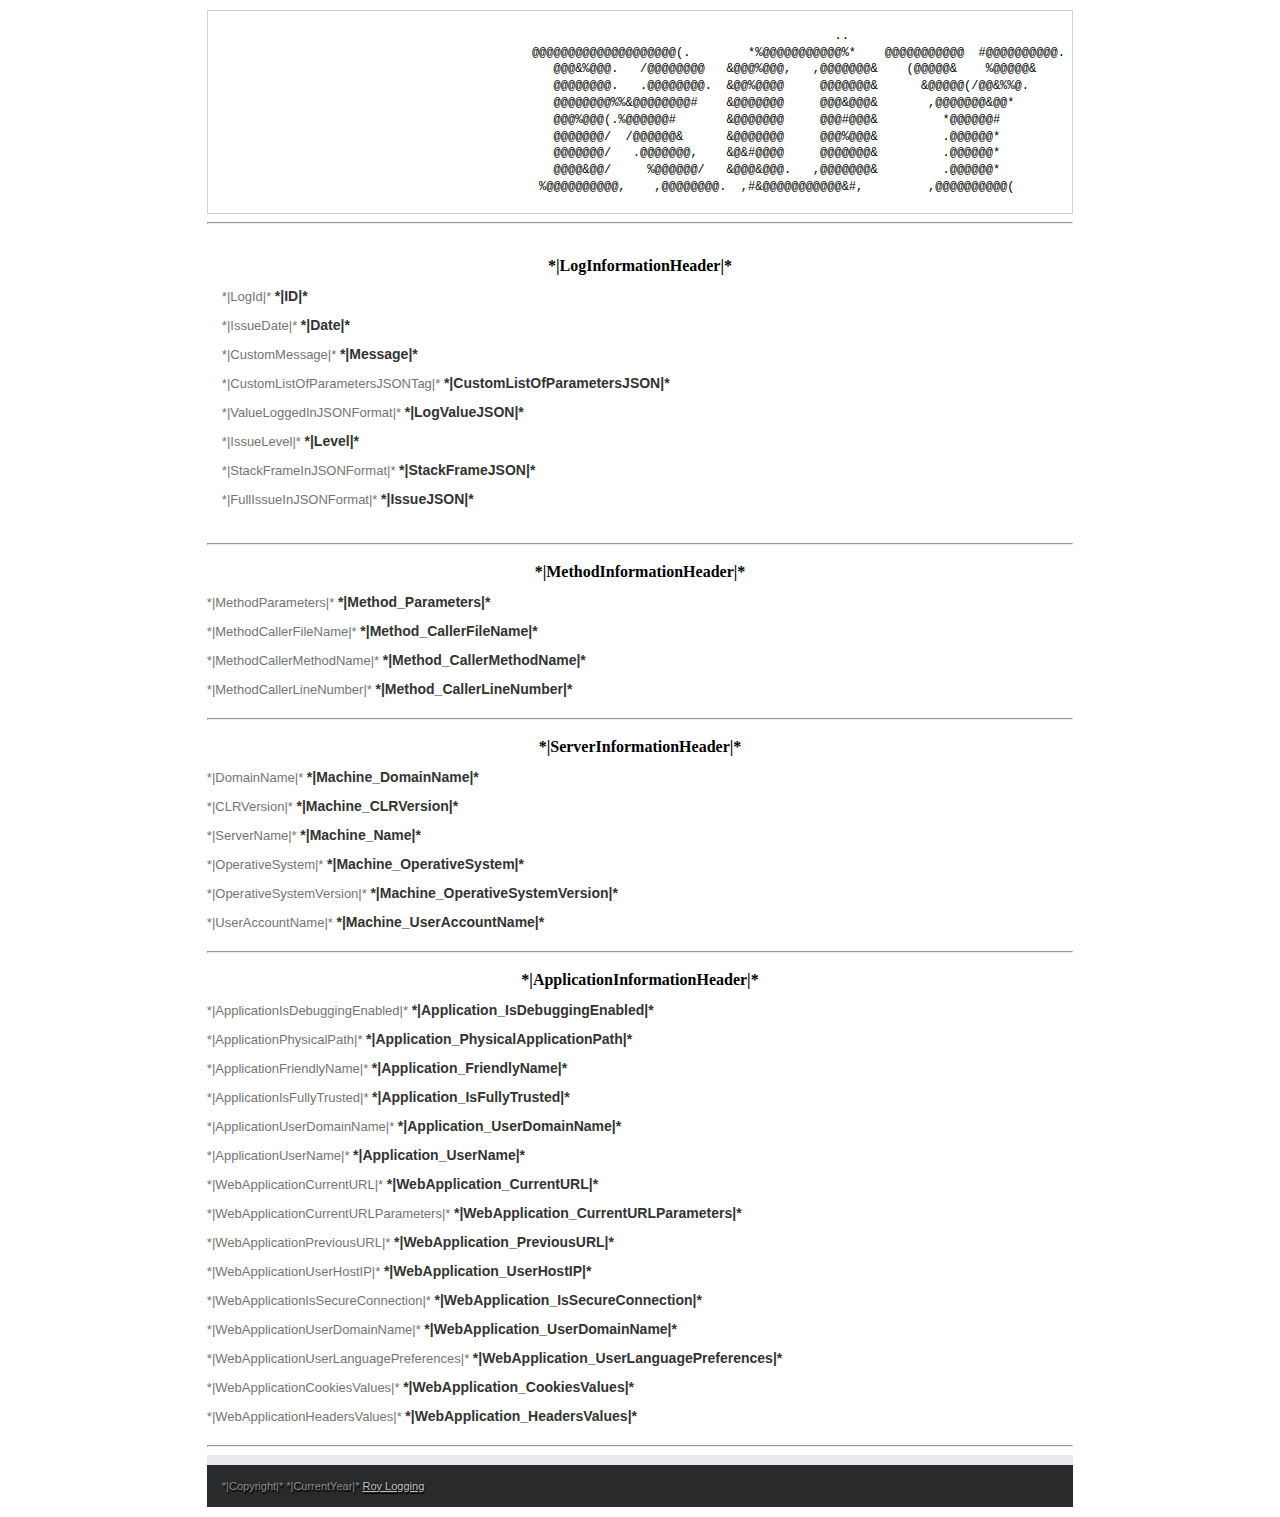
<file: source/Roy.Logging/Roy.Logging/Resources/Templates/LogTemplate.html>
﻿<html>
    <body leftmargin="0" marginwidth="0" topmargin="0" marginheight="0" offset="0"
        style="background:none repeat scroll 0 0 #FFFFFF; width:100%; height:100%" width="100%" align="center">
        <table width="100%" height="100%" bgcolor="#FFFFFF" cellpadding="10" cellspacing="0">
            <tr valign="top" align="center">
                <td  height="100%" style="height:100%;">
                    <table width="500px" cellpadding="0" cellspacing="0" bgcolor="#FFFFFF">
                        <tr>
                            <td>
                                <code>
                                    <span class="ascii" style="color: black; background: white; display:inline-block;white-space:pre;letter-spacing:0;line-height:1.4;font-family:'Consolas','BitstreamVeraSansMono','CourierNew',Courier,monospace;font-size:12px;border-width:1px;border-style:solid;border-color:lightgray;">
                                        <span> </span><span> </span><span> </span><span> </span><span> </span><span> </span><span> </span><span> </span><span> </span><span> </span><span> </span><span> </span><span> </span><span> </span><span> </span><span> </span><span> </span><span> </span><span> </span><span> </span><span> </span><span> </span><span> </span><span> </span><span> </span><span> </span><span> </span><span> </span><span> </span><span> </span><span> </span><span> </span><span> </span><span> </span><span> </span><span> </span><span> </span><span> </span><span> </span><span> </span><span> </span><span> </span><span> </span><span> </span><span> </span><span> </span><span> </span><span>.</span><span>.</span><span> </span><span> </span><span> </span><span> </span><span> </span><span> </span><span> </span><span> </span><span> </span><span> </span><span> </span><span> </span><span> </span><span> </span><span> </span><span> </span><span> </span><span> </span><span> </span><span> </span><span> </span><span> </span><span> </span><span> </span><span> </span><span> </span><span> </span><span> </span><span> </span><span> </span><span> </span>
                                        <span> </span><span> </span><span> </span><span> </span><span> </span><span>@</span><span>@</span><span>@</span><span>@</span><span>@</span><span>@</span><span>@</span><span>@</span><span>@</span><span>@</span><span>@</span><span>@</span><span>@</span><span>@</span><span>@</span><span>@</span><span>@</span><span>@</span><span>@</span><span>@</span><span>(</span><span>.</span><span> </span><span> </span><span> </span><span> </span><span> </span><span> </span><span> </span><span> </span><span>*</span><span>%</span><span>@</span><span>@</span><span>@</span><span>@</span><span>@</span><span>@</span><span>@</span><span>@</span><span>@</span><span>@</span><span>@</span><span>%</span><span>*</span><span> </span><span> </span><span> </span><span> </span><span>@</span><span>@</span><span>@</span><span>@</span><span>@</span><span>@</span><span>@</span><span>@</span><span>@</span><span>@</span><span>@</span><span> </span><span> </span><span>#</span><span>@</span><span>@</span><span>@</span><span>@</span><span>@</span><span>@</span><span>@</span><span>@</span><span>@</span><span>@</span><span>.</span><span> </span>
                                        <span> </span><span> </span><span> </span><span> </span><span> </span><span> </span><span> </span><span> </span><span>@</span><span>@</span><span>@</span><span>&</span><span>%</span><span>@</span><span>@</span><span>@</span><span>.</span><span> </span><span> </span><span> </span><span>/</span><span>@</span><span>@</span><span>@</span><span>@</span><span>@</span><span>@</span><span>@</span><span>@</span><span> </span><span> </span><span> </span><span>&</span><span>@</span><span>@</span><span>@</span><span>%</span><span>@</span><span>@</span><span>@</span><span>,</span><span> </span><span> </span><span> </span><span>,</span><span>@</span><span>@</span><span>@</span><span>@</span><span>@</span><span>@</span><span>@</span><span>&</span><span> </span><span> </span><span> </span><span> </span><span>(</span><span>@</span><span>@</span><span>@</span><span>@</span><span>@</span><span>&</span><span> </span><span> </span><span> </span><span> </span><span>%</span><span>@</span><span>@</span><span>@</span><span>@</span><span>@</span><span>&</span><span> </span><span> </span><span> </span><span> </span><span> </span>
                                        <span> </span><span> </span><span> </span><span> </span><span> </span><span> </span><span> </span><span> </span><span>@</span><span>@</span><span>@</span><span>@</span><span>@</span><span>@</span><span>@</span><span>@</span><span>.</span><span> </span><span> </span><span> </span><span>.</span><span>@</span><span>@</span><span>@</span><span>@</span><span>@</span><span>@</span><span>@</span><span>@</span><span>.</span><span> </span><span> </span><span>&</span><span>@</span><span>@</span><span>%</span><span>@</span><span>@</span><span>@</span><span>@</span><span> </span><span> </span><span> </span><span> </span><span> </span><span>@</span><span>@</span><span>@</span><span>@</span><span>@</span><span>@</span><span>@</span><span>&</span><span> </span><span> </span><span> </span><span> </span><span> </span><span> </span><span>&</span><span>@</span><span>@</span><span>@</span><span>@</span><span>@</span><span>(</span><span>/</span><span>@</span><span>@</span><span>&</span><span>%</span><span>%</span><span>@</span><span>.</span><span> </span><span> </span><span> </span><span> </span><span> </span><span> </span>
                                        <span> </span><span> </span><span> </span><span> </span><span> </span><span> </span><span> </span><span> </span><span>@</span><span>@</span><span>@</span><span>@</span><span>@</span><span>@</span><span>@</span><span>@</span><span>%</span><span>%</span><span>&</span><span>@</span><span>@</span><span>@</span><span>@</span><span>@</span><span>@</span><span>@</span><span>@</span><span>#</span><span> </span><span> </span><span> </span><span> </span><span>&</span><span>@</span><span>@</span><span>@</span><span>@</span><span>@</span><span>@</span><span>@</span><span> </span><span> </span><span> </span><span> </span><span> </span><span>@</span><span>@</span><span>@</span><span>&</span><span>@</span><span>@</span><span>@</span><span>&</span><span> </span><span> </span><span> </span><span> </span><span> </span><span> </span><span> </span><span>,</span><span>@</span><span>@</span><span>@</span><span>@</span><span>@</span><span>@</span><span>@</span><span>&</span><span>@</span><span>@</span><span>*</span><span> </span><span> </span><span> </span><span> </span><span> </span><span> </span><span> </span><span> </span>
                                        <span> </span><span> </span><span> </span><span> </span><span> </span><span> </span><span> </span><span> </span><span>@</span><span>@</span><span>@</span><span>%</span><span>@</span><span>@</span><span>@</span><span>(</span><span>.</span><span>%</span><span>@</span><span>@</span><span>@</span><span>@</span><span>@</span><span>@</span><span>#</span><span> </span><span> </span><span> </span><span> </span><span> </span><span> </span><span> </span><span>&</span><span>@</span><span>@</span><span>@</span><span>@</span><span>@</span><span>@</span><span>@</span><span> </span><span> </span><span> </span><span> </span><span> </span><span>@</span><span>@</span><span>@</span><span>#</span><span>@</span><span>@</span><span>@</span><span>&</span><span> </span><span> </span><span> </span><span> </span><span> </span><span> </span><span> </span><span> </span><span> </span><span>*</span><span>@</span><span>@</span><span>@</span><span>@</span><span>@</span><span>@</span><span>#</span><span> </span><span> </span><span> </span><span> </span><span> </span><span> </span><span> </span><span> </span><span> </span><span> </span>
                                        <span> </span><span> </span><span> </span><span> </span><span> </span><span> </span><span> </span><span> </span><span>@</span><span>@</span><span>@</span><span>@</span><span>@</span><span>@</span><span>@</span><span>/</span><span> </span><span> </span><span>/</span><span>@</span><span>@</span><span>@</span><span>@</span><span>@</span><span>@</span><span>&</span><span> </span><span> </span><span> </span><span> </span><span> </span><span> </span><span>&</span><span>@</span><span>@</span><span>@</span><span>@</span><span>@</span><span>@</span><span>@</span><span> </span><span> </span><span> </span><span> </span><span> </span><span>@</span><span>@</span><span>@</span><span>%</span><span>@</span><span>@</span><span>@</span><span>&</span><span> </span><span> </span><span> </span><span> </span><span> </span><span> </span><span> </span><span> </span><span> </span><span>.</span><span>@</span><span>@</span><span>@</span><span>@</span><span>@</span><span>@</span><span>*</span><span> </span><span> </span><span> </span><span> </span><span> </span><span> </span><span> </span><span> </span><span> </span><span> </span>
                                        <span> </span><span> </span><span> </span><span> </span><span> </span><span> </span><span> </span><span> </span><span>@</span><span>@</span><span>@</span><span>@</span><span>@</span><span>@</span><span>@</span><span>/</span><span> </span><span> </span><span> </span><span>.</span><span>@</span><span>@</span><span>@</span><span>@</span><span>@</span><span>@</span><span>@</span><span>,</span><span> </span><span> </span><span> </span><span> </span><span>&</span><span>@</span><span>&</span><span>#</span><span>@</span><span>@</span><span>@</span><span>@</span><span> </span><span> </span><span> </span><span> </span><span> </span><span>@</span><span>@</span><span>@</span><span>@</span><span>@</span><span>@</span><span>@</span><span>&</span><span> </span><span> </span><span> </span><span> </span><span> </span><span> </span><span> </span><span> </span><span> </span><span>.</span><span>@</span><span>@</span><span>@</span><span>@</span><span>@</span><span>@</span><span>*</span><span> </span><span> </span><span> </span><span> </span><span> </span><span> </span><span> </span><span> </span><span> </span><span> </span>
                                        <span> </span><span> </span><span> </span><span> </span><span> </span><span> </span><span> </span><span> </span><span>@</span><span>@</span><span>@</span><span>@</span><span>&</span><span>@</span><span>@</span><span>/</span><span> </span><span> </span><span> </span><span> </span><span> </span><span>%</span><span>@</span><span>@</span><span>@</span><span>@</span><span>@</span><span>@</span><span>/</span><span> </span><span> </span><span> </span><span>&</span><span>@</span><span>@</span><span>@</span><span>&</span><span>@</span><span>@</span><span>@</span><span>.</span><span> </span><span> </span><span> </span><span>,</span><span>@</span><span>@</span><span>@</span><span>@</span><span>@</span><span>@</span><span>@</span><span>&</span><span> </span><span> </span><span> </span><span> </span><span> </span><span> </span><span> </span><span> </span><span> </span><span>.</span><span>@</span><span>@</span><span>@</span><span>@</span><span>@</span><span>@</span><span>*</span><span> </span><span> </span><span> </span><span> </span><span> </span><span> </span><span> </span><span> </span><span> </span><span> </span>
                                        <span> </span><span> </span><span> </span><span> </span><span> </span><span> </span><span>%</span><span>@</span><span>@</span><span>@</span><span>@</span><span>@</span><span>@</span><span>@</span><span>@</span><span>@</span><span>@</span><span>,</span><span> </span><span> </span><span> </span><span> </span><span>,</span><span>@</span><span>@</span><span>@</span><span>@</span><span>@</span><span>@</span><span>@</span><span>@</span><span>.</span><span> </span><span> </span><span>,</span><span>#</span><span>&</span><span>@</span><span>@</span><span>@</span><span>@</span><span>@</span><span>@</span><span>@</span><span>@</span><span>@</span><span>@</span><span>@</span><span>&</span><span>#</span><span>,</span><span> </span><span> </span><span> </span><span> </span><span> </span><span> </span><span> </span><span> </span><span> </span><span>,</span><span>@</span><span>@</span><span>@</span><span>@</span><span>@</span><span>@</span><span>@</span><span>@</span><span>@</span><span>@</span><span>(</span><span> </span><span> </span><span> </span><span> </span><span> </span><span> </span><span> </span><span> </span>
                                    </span>
                                </code>
                            </td>
                        </tr>
                        <tr>
                            <td>
                                <hr />
                            </td>
                        </tr>
                        <tr>
                            <td style="padding: 15px; background:none repeat scroll 0 0 #FFFFFF;">
                                <h4 style="text-align:center; margin:10px;">
                                    *|LogInformationHeader|*
                                </h4>
                                <p style="color:#747474; font-size:13px; font-family:PTSansRegular, Arial, Helvetica, sans-serif; font-weight:normal; margin-bottom:13px;">
                                    *|LogId|*
                                    <span style="color:#333333; font-size:14px; font-family:MuseoSlab500Regular, arial, helvetica, sans-serif; font-weight:bold;">
                                        *|ID|*
                                    </span>
                                </p>
                                <p style="color:#747474; font-size:13px; font-family:PTSansRegular, Arial, Helvetica, sans-serif; font-weight:normal; margin-bottom:13px;">
                                    *|IssueDate|*
                                    <span style="color:#333333; font-size:14px; font-family:MuseoSlab500Regular, arial, helvetica, sans-serif; font-weight:bold;">
                                        *|Date|*
                                    </span>
                                </p>
                                <p style="color:#747474; font-size:13px; font-family:PTSansRegular, Arial, Helvetica, sans-serif; font-weight:normal; margin-bottom:13px;">
                                    *|CustomMessage|*
                                    <span style="color:#333333; font-size:14px; font-family:MuseoSlab500Regular, arial, helvetica, sans-serif; font-weight:bold;">
                                        *|Message|*
                                    </span>
                                </p>
                                <p style="color:#747474; font-size:13px; font-family:PTSansRegular, Arial, Helvetica, sans-serif; font-weight:normal; margin-bottom:13px;">
                                    *|CustomListOfParametersJSONTag|*
                                    <span style="color:#333333; font-size:14px; font-family:MuseoSlab500Regular, arial, helvetica, sans-serif; font-weight:bold;">
                                        *|CustomListOfParametersJSON|*
                                    </span>
                                </p>
                                <p style="color:#747474; font-size:13px; font-family:PTSansRegular, Arial, Helvetica, sans-serif; font-weight:normal; margin-bottom:13px;">
                                    *|ValueLoggedInJSONFormat|*
                                    <span style="color:#333333; font-size:14px; font-family:MuseoSlab500Regular, arial, helvetica, sans-serif; font-weight:bold;">
                                        *|LogValueJSON|*
                                    </span>
                                </p>
                                <p style="color:#747474; font-size:13px; font-family:PTSansRegular, Arial, Helvetica, sans-serif; font-weight:normal; margin-bottom:13px;">
                                    *|IssueLevel|*
                                    <span style="color:#333333; font-size:14px; font-family:MuseoSlab500Regular, arial, helvetica, sans-serif; font-weight:bold;">
                                        *|Level|*
                                    </span>
                                </p>
                                <p style="color:#747474; font-size:13px; font-family:PTSansRegular, Arial, Helvetica, sans-serif; font-weight:normal; margin-bottom:13px;">
                                    *|StackFrameInJSONFormat|*
                                    <span style="color:#333333; font-size:14px; font-family:MuseoSlab500Regular, arial, helvetica, sans-serif; font-weight:bold;">
                                        *|StackFrameJSON|*
                                    </span>
                                </p>
                                <p style="color:#747474; font-size:13px; font-family:PTSansRegular, Arial, Helvetica, sans-serif; font-weight:normal; margin-bottom:13px;">
                                    *|FullIssueInJSONFormat|*
                                    <span style="color:#333333; font-size:14px; font-family:MuseoSlab500Regular, arial, helvetica, sans-serif; font-weight:bold;">
                                        *|IssueJSON|*
                                    </span>
                                </p>
                            </td>
                        </tr>
                        <tr>
                            <td>
                                <hr />
                            </td>
                        </tr>
                        <!--*|MethodSTART|*-->
                        <tr>
                            <td>
                                <h4 style="text-align:center; margin:10px;">
                                    *|MethodInformationHeader|*
                                </h4>
                                <p style="color:#747474; font-size:13px; font-family:PTSansRegular, Arial, Helvetica, sans-serif; font-weight:normal; margin-bottom:13px;">
                                    *|MethodParameters|*
                                    <span style="color:#333333; font-size:14px; font-family:MuseoSlab500Regular, arial, helvetica, sans-serif; font-weight:bold;">
                                        *|Method_Parameters|*
                                    </span>
                                </p>
                                <p style="color:#747474; font-size:13px; font-family:PTSansRegular, Arial, Helvetica, sans-serif; font-weight:normal; margin-bottom:13px;">
                                    *|MethodCallerFileName|*
                                    <span style="color:#333333; font-size:14px; font-family:MuseoSlab500Regular, arial, helvetica, sans-serif; font-weight:bold;">
                                        *|Method_CallerFileName|*
                                    </span>
                                </p>
                                <p style="color:#747474; font-size:13px; font-family:PTSansRegular, Arial, Helvetica, sans-serif; font-weight:normal; margin-bottom:13px;">
                                    *|MethodCallerMethodName|*
                                    <span style="color:#333333; font-size:14px; font-family:MuseoSlab500Regular, arial, helvetica, sans-serif; font-weight:bold;">
                                        *|Method_CallerMethodName|*
                                    </span>
                                </p>
                                <p style="color:#747474; font-size:13px; font-family:PTSansRegular, Arial, Helvetica, sans-serif; font-weight:normal; margin-bottom:13px;">
                                    *|MethodCallerLineNumber|*
                                    <span style="color:#333333; font-size:14px; font-family:MuseoSlab500Regular, arial, helvetica, sans-serif; font-weight:bold;">
                                        *|Method_CallerLineNumber|*
                                    </span>
                                </p>
                            </td>
                        </tr>
                        <tr>
                            <td>
                                <hr />
                            </td>
                        </tr>
                        <!--*|MethodEND|*-->
                        <!--*|MachineSTART|*-->
                        <tr>
                            <td>
                                <h4 style="text-align:center; margin:10px;">
                                    *|ServerInformationHeader|*
                                </h4>
                                <p style="color:#747474; font-size:13px; font-family:PTSansRegular, Arial, Helvetica, sans-serif; font-weight:normal; margin-bottom:13px;">
                                    *|DomainName|*
                                    <span style="color:#333333; font-size:14px; font-family:MuseoSlab500Regular, arial, helvetica, sans-serif; font-weight:bold;">
                                        *|Machine_DomainName|*
                                    </span>
                                </p>
                                <p style="color:#747474; font-size:13px; font-family:PTSansRegular, Arial, Helvetica, sans-serif; font-weight:normal; margin-bottom:13px;">
                                    *|CLRVersion|*
                                    <span style="color:#333333; font-size:14px; font-family:MuseoSlab500Regular, arial, helvetica, sans-serif; font-weight:bold;">
                                        *|Machine_CLRVersion|*
                                    </span>
                                </p>
                                <p style="color:#747474; font-size:13px; font-family:PTSansRegular, Arial, Helvetica, sans-serif; font-weight:normal; margin-bottom:13px;">
                                    *|ServerName|*
                                    <span style="color:#333333; font-size:14px; font-family:MuseoSlab500Regular, arial, helvetica, sans-serif; font-weight:bold;">
                                        *|Machine_Name|*
                                    </span>
                                </p>
                                <p style="color:#747474; font-size:13px; font-family:PTSansRegular, Arial, Helvetica, sans-serif; font-weight:normal; margin-bottom:13px;">
                                    *|OperativeSystem|*
                                    <span style="color:#333333; font-size:14px; font-family:MuseoSlab500Regular, arial, helvetica, sans-serif; font-weight:bold;">
                                        *|Machine_OperativeSystem|*
                                    </span>
                                </p>
                                <p style="color:#747474; font-size:13px; font-family:PTSansRegular, Arial, Helvetica, sans-serif; font-weight:normal; margin-bottom:13px;">
                                    *|OperativeSystemVersion|*
                                    <span style="color:#333333; font-size:14px; font-family:MuseoSlab500Regular, arial, helvetica, sans-serif; font-weight:bold;">
                                        *|Machine_OperativeSystemVersion|*
                                    </span>
                                </p>
                                <p style="color:#747474; font-size:13px; font-family:PTSansRegular, Arial, Helvetica, sans-serif; font-weight:normal; margin-bottom:13px;">
                                    *|UserAccountName|*
                                    <span style="color:#333333; font-size:14px; font-family:MuseoSlab500Regular, arial, helvetica, sans-serif; font-weight:bold;">
                                        *|Machine_UserAccountName|*
                                    </span>
                                </p>
                            </td>
                        </tr>
                        <tr>
                            <td>
                                <hr />
                            </td>
                        </tr>
                        <!--*|MachineEND|*-->
                        <!--*|ApplicationSTART|*-->
                        <tr>
                            <td>
                                <h4 style="text-align:center; margin:10px;">
                                    *|ApplicationInformationHeader|*
                                </h4>
                                <p style="color:#747474; font-size:13px; font-family:PTSansRegular, Arial, Helvetica, sans-serif; font-weight:normal; margin-bottom:13px;">
                                    *|ApplicationIsDebuggingEnabled|*
                                    <span style="color:#333333; font-size:14px; font-family:MuseoSlab500Regular, arial, helvetica, sans-serif; font-weight:bold;">
                                        *|Application_IsDebuggingEnabled|*
                                    </span>
                                </p>
                                <p style="color:#747474; font-size:13px; font-family:PTSansRegular, Arial, Helvetica, sans-serif; font-weight:normal; margin-bottom:13px;">
                                    *|ApplicationPhysicalPath|*
                                    <span style="color:#333333; font-size:14px; font-family:MuseoSlab500Regular, arial, helvetica, sans-serif; font-weight:bold;">
                                        *|Application_PhysicalApplicationPath|*
                                    </span>
                                </p>
                                <p style="color:#747474; font-size:13px; font-family:PTSansRegular, Arial, Helvetica, sans-serif; font-weight:normal; margin-bottom:13px;">
                                    *|ApplicationFriendlyName|*
                                    <span style="color:#333333; font-size:14px; font-family:MuseoSlab500Regular, arial, helvetica, sans-serif; font-weight:bold;">
                                        *|Application_FriendlyName|*
                                    </span>
                                </p>
                                <p style="color:#747474; font-size:13px; font-family:PTSansRegular, Arial, Helvetica, sans-serif; font-weight:normal; margin-bottom:13px;">
                                    *|ApplicationIsFullyTrusted|*
                                    <span style="color:#333333; font-size:14px; font-family:MuseoSlab500Regular, arial, helvetica, sans-serif; font-weight:bold;">
                                        *|Application_IsFullyTrusted|*
                                    </span>
                                </p>
                                <p style="color:#747474; font-size:13px; font-family:PTSansRegular, Arial, Helvetica, sans-serif; font-weight:normal; margin-bottom:13px;">
                                    *|ApplicationUserDomainName|*
                                    <span style="color:#333333; font-size:14px; font-family:MuseoSlab500Regular, arial, helvetica, sans-serif; font-weight:bold;">
                                        *|Application_UserDomainName|*
                                    </span>
                                </p>
                                <p style="color:#747474; font-size:13px; font-family:PTSansRegular, Arial, Helvetica, sans-serif; font-weight:normal; margin-bottom:13px;">
                                    *|ApplicationUserName|*
                                    <span style="color:#333333; font-size:14px; font-family:MuseoSlab500Regular, arial, helvetica, sans-serif; font-weight:bold;">
                                        *|Application_UserName|*
                                    </span>
                                </p>
                                <!--*|WebApplicationSTART|*-->
                                <p style="color:#747474; font-size:13px; font-family:PTSansRegular, Arial, Helvetica, sans-serif; font-weight:normal; margin-bottom:13px;">
                                    *|WebApplicationCurrentURL|*
                                    <span style="color:#333333; font-size:14px; font-family:MuseoSlab500Regular, arial, helvetica, sans-serif; font-weight:bold;">
                                        *|WebApplication_CurrentURL|*
                                    </span>
                                </p>
                                <p style="color:#747474; font-size:13px; font-family:PTSansRegular, Arial, Helvetica, sans-serif; font-weight:normal; margin-bottom:13px;">
                                    *|WebApplicationCurrentURLParameters|*
                                    <span style="color:#333333; font-size:14px; font-family:MuseoSlab500Regular, arial, helvetica, sans-serif; font-weight:bold;">
                                        *|WebApplication_CurrentURLParameters|*
                                    </span>
                                </p>
                                <p style="color:#747474; font-size:13px; font-family:PTSansRegular, Arial, Helvetica, sans-serif; font-weight:normal; margin-bottom:13px;">
                                    *|WebApplicationPreviousURL|*
                                    <span style="color:#333333; font-size:14px; font-family:MuseoSlab500Regular, arial, helvetica, sans-serif; font-weight:bold;">
                                        *|WebApplication_PreviousURL|*
                                    </span>
                                </p>
                                <p style="color:#747474; font-size:13px; font-family:PTSansRegular, Arial, Helvetica, sans-serif; font-weight:normal; margin-bottom:13px;">
                                    *|WebApplicationUserHostIP|*
                                    <span style="color:#333333; font-size:14px; font-family:MuseoSlab500Regular, arial, helvetica, sans-serif; font-weight:bold;">
                                        *|WebApplication_UserHostIP|*
                                    </span>
                                </p>
                                <p style="color:#747474; font-size:13px; font-family:PTSansRegular, Arial, Helvetica, sans-serif; font-weight:normal; margin-bottom:13px;">
                                    *|WebApplicationIsSecureConnection|*
                                    <span style="color:#333333; font-size:14px; font-family:MuseoSlab500Regular, arial, helvetica, sans-serif; font-weight:bold;">
                                        *|WebApplication_IsSecureConnection|*
                                    </span>
                                </p>
                                <p style="color:#747474; font-size:13px; font-family:PTSansRegular, Arial, Helvetica, sans-serif; font-weight:normal; margin-bottom:13px;">
                                    *|WebApplicationUserDomainName|*
                                    <span style="color:#333333; font-size:14px; font-family:MuseoSlab500Regular, arial, helvetica, sans-serif; font-weight:bold;">
                                        *|WebApplication_UserDomainName|*
                                    </span>
                                </p>
                                <p style="color:#747474; font-size:13px; font-family:PTSansRegular, Arial, Helvetica, sans-serif; font-weight:normal; margin-bottom:13px;">
                                    *|WebApplicationUserLanguagePreferences|*
                                    <span style="color:#333333; font-size:14px; font-family:MuseoSlab500Regular, arial, helvetica, sans-serif; font-weight:bold;">
                                        *|WebApplication_UserLanguagePreferences|*
                                    </span>
                                </p>
                                <p style="color:#747474; font-size:13px; font-family:PTSansRegular, Arial, Helvetica, sans-serif; font-weight:normal; margin-bottom:13px;">
                                    *|WebApplicationCookiesValues|*
                                    <span style="color:#333333; font-size:14px; font-family:MuseoSlab500Regular, arial, helvetica, sans-serif; font-weight:bold;">
                                        *|WebApplication_CookiesValues|*
                                    </span>
                                </p>
                                <p style="color:#747474; font-size:13px; font-family:PTSansRegular, Arial, Helvetica, sans-serif; font-weight:normal; margin-bottom:13px;">
                                    *|WebApplicationHeadersValues|*
                                    <span style="color:#333333; font-size:14px; font-family:MuseoSlab500Regular, arial, helvetica, sans-serif; font-weight:bold;">
                                        *|WebApplication_HeadersValues|*
                                    </span>
                                </p>
                                <!--*|WebApplicationEND|*-->
                            </td>
                        </tr>
                        <tr>
                            <td>
                                <hr />
                            </td>
                        </tr>
                        <!--*|ApplicationEND|*-->
                        <tr>
                            <td width="500px" height="5px"
                                style="padding: 5px; background:none repeat scroll 0 0 #E9EAEE;">
                            </td>
                        </tr>
                        <tr>
                            <td width="500px"
                                style="padding: 15px; background:none repeat scroll 0 0 #282A2B;">
                                <p style="color:#8C8989; font-size:11px; font-family:PTSansRegular, Arial, Helvetica, sans-serif; font-weight:normal; text-shadow:1px 2px 1px #000000; font-weight: lighter;">
                                    *|Copyright|* *|CurrentYear|*
                                    <a href="https://github.com/Jorge-GitHub/Roy"
                                       title="Roy Logging:"
                                       target="_blank"
                                       style="color:#BFBFBF; font-family:PTSansRegular, Arial, Helvetica, sans-serif; text-shadow:1px 2px 1px #000000;">
                                        Roy Logging
                                    </a>
                                </p>
                            </td>
                        </tr>
                    </table>
                </td>
            </tr>
        </table>
    </body>
</html>
</file>
<file: docs/web/HTML/v2/assets/css/style-roy.css>
.margin-left {
    margin-left: 5px;
}
</file>
